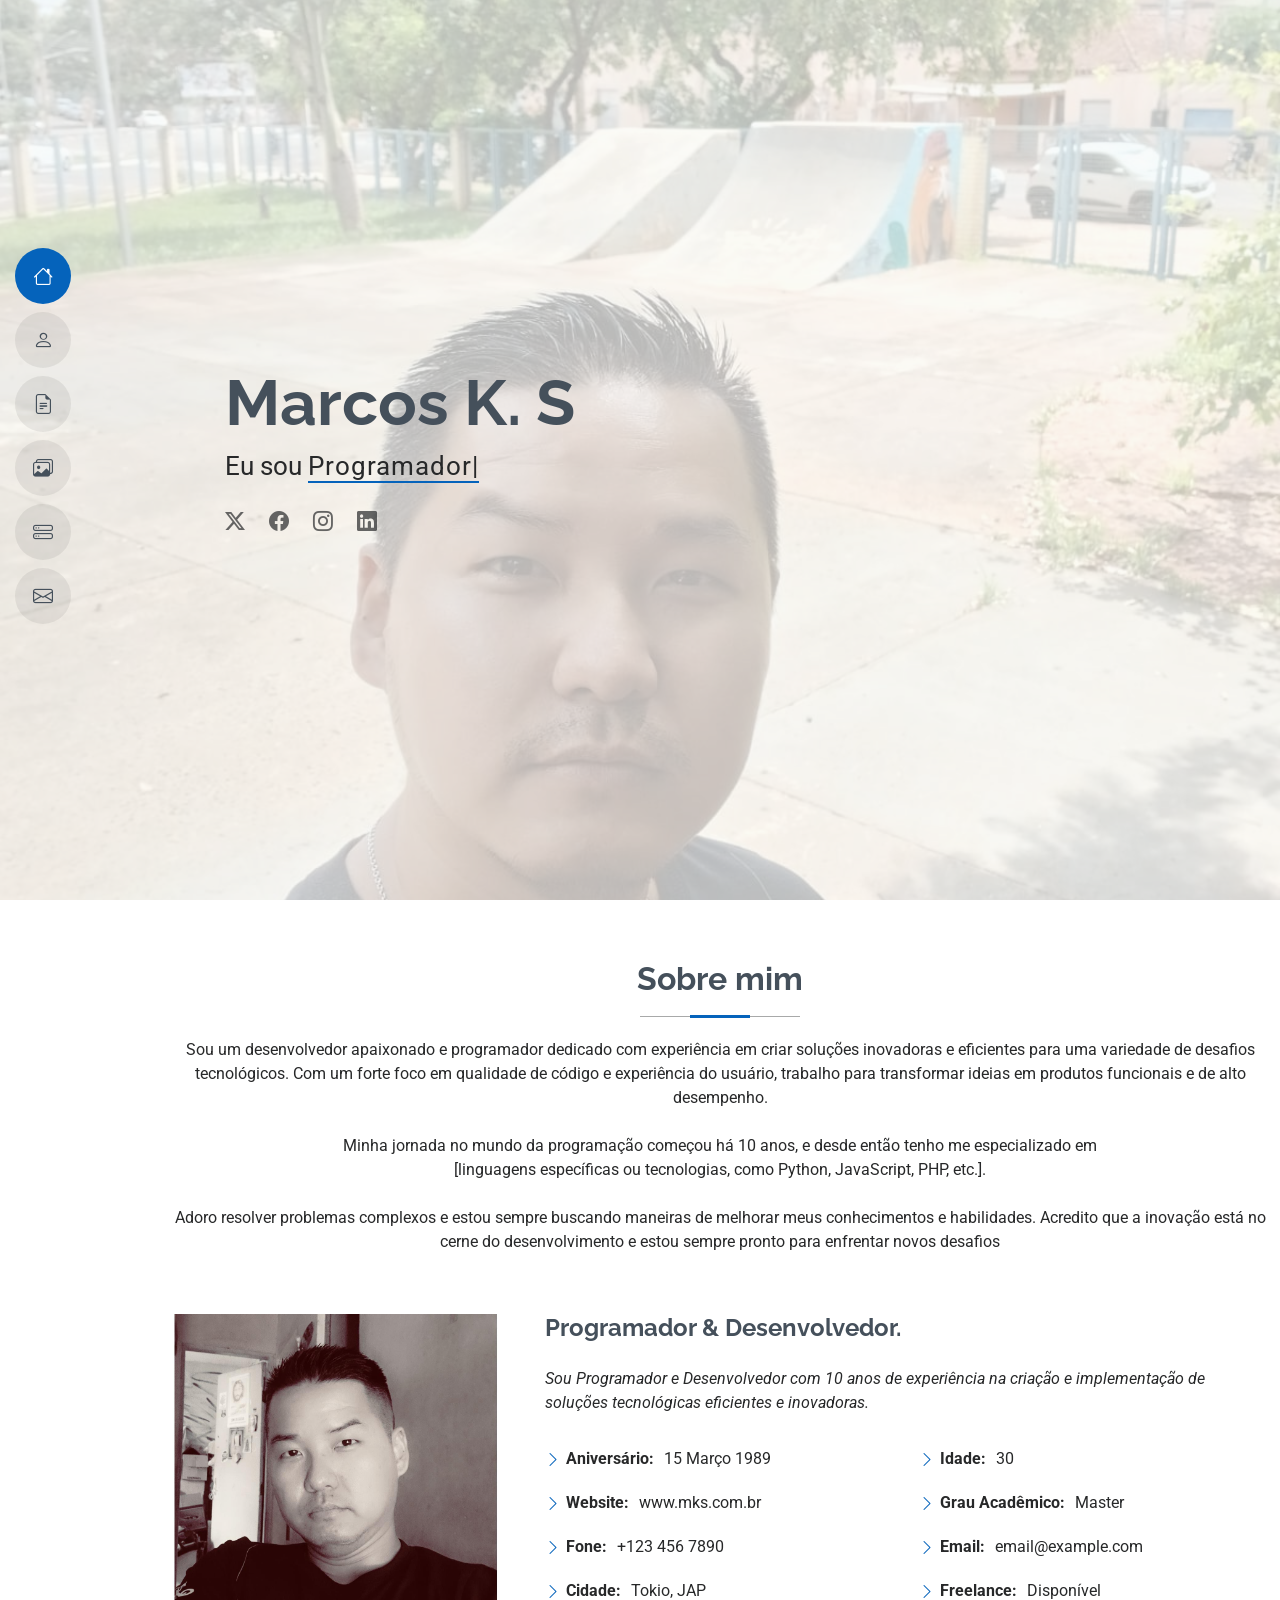
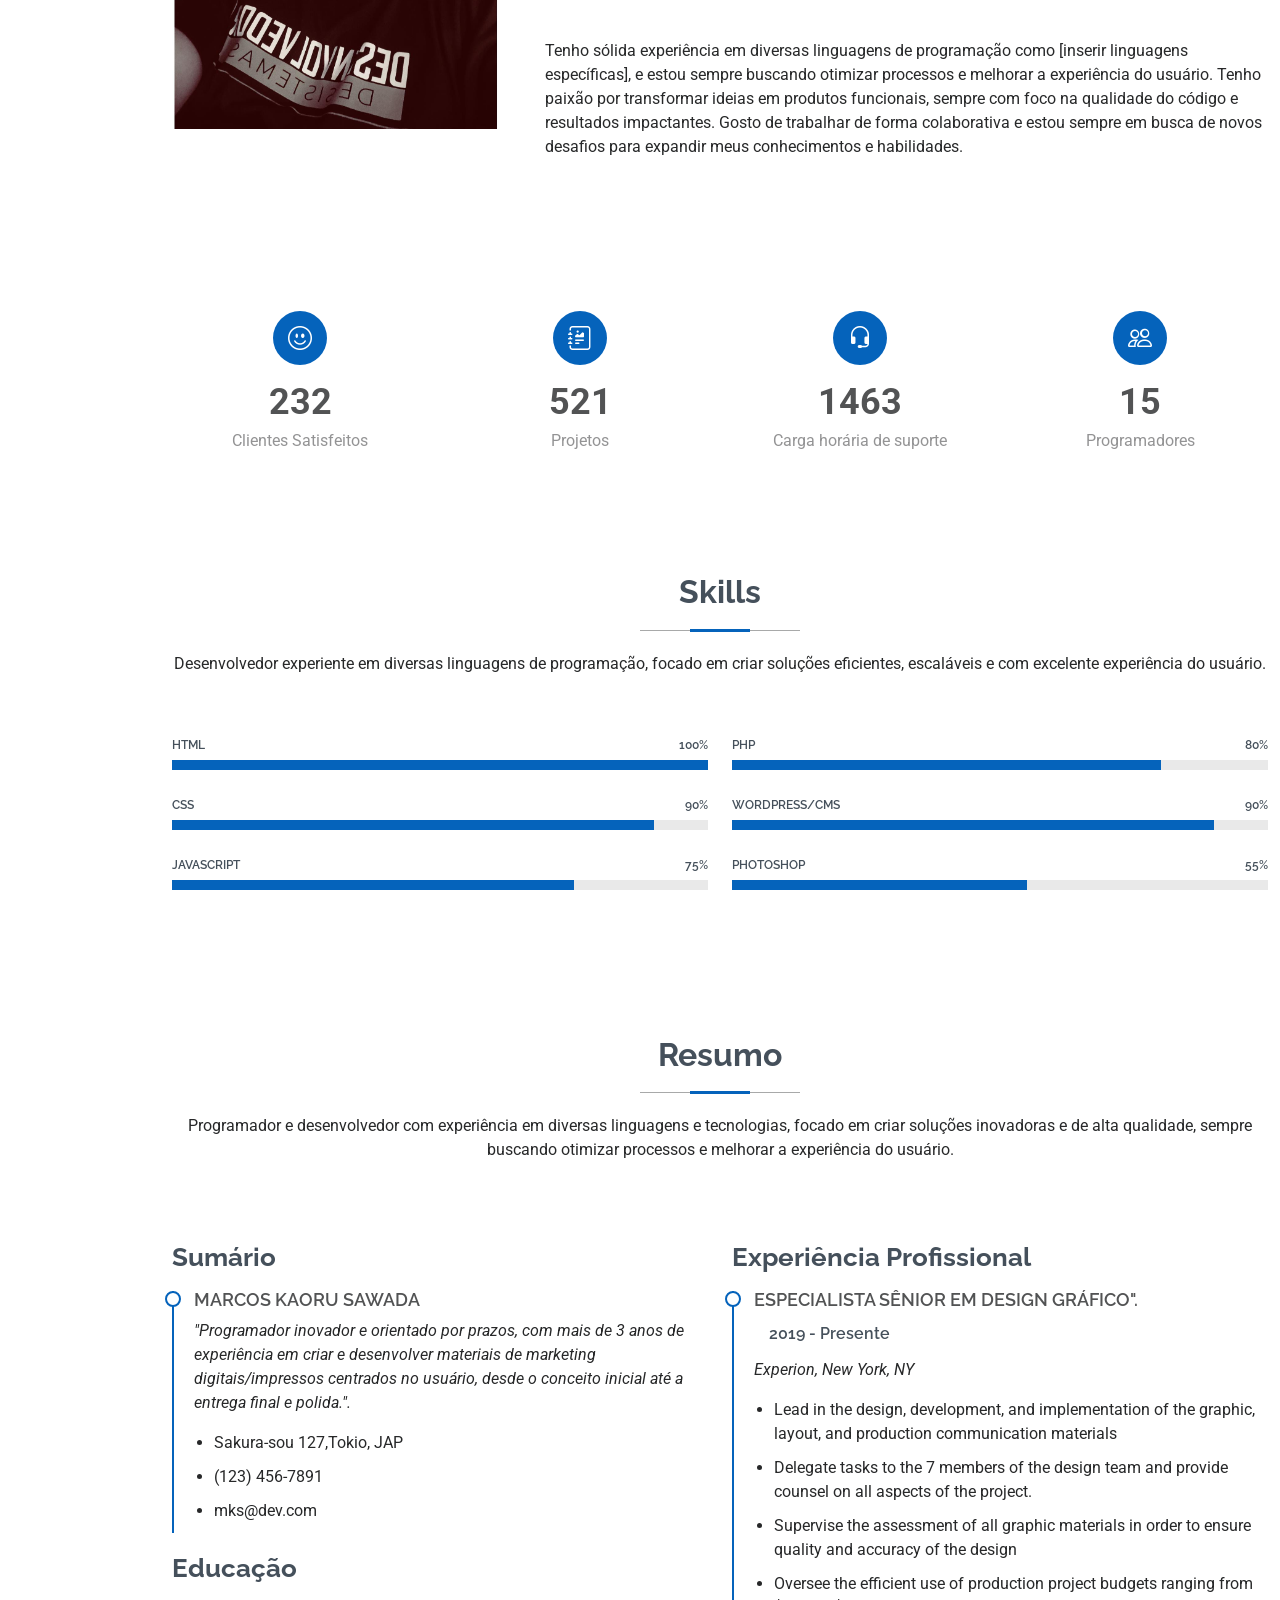
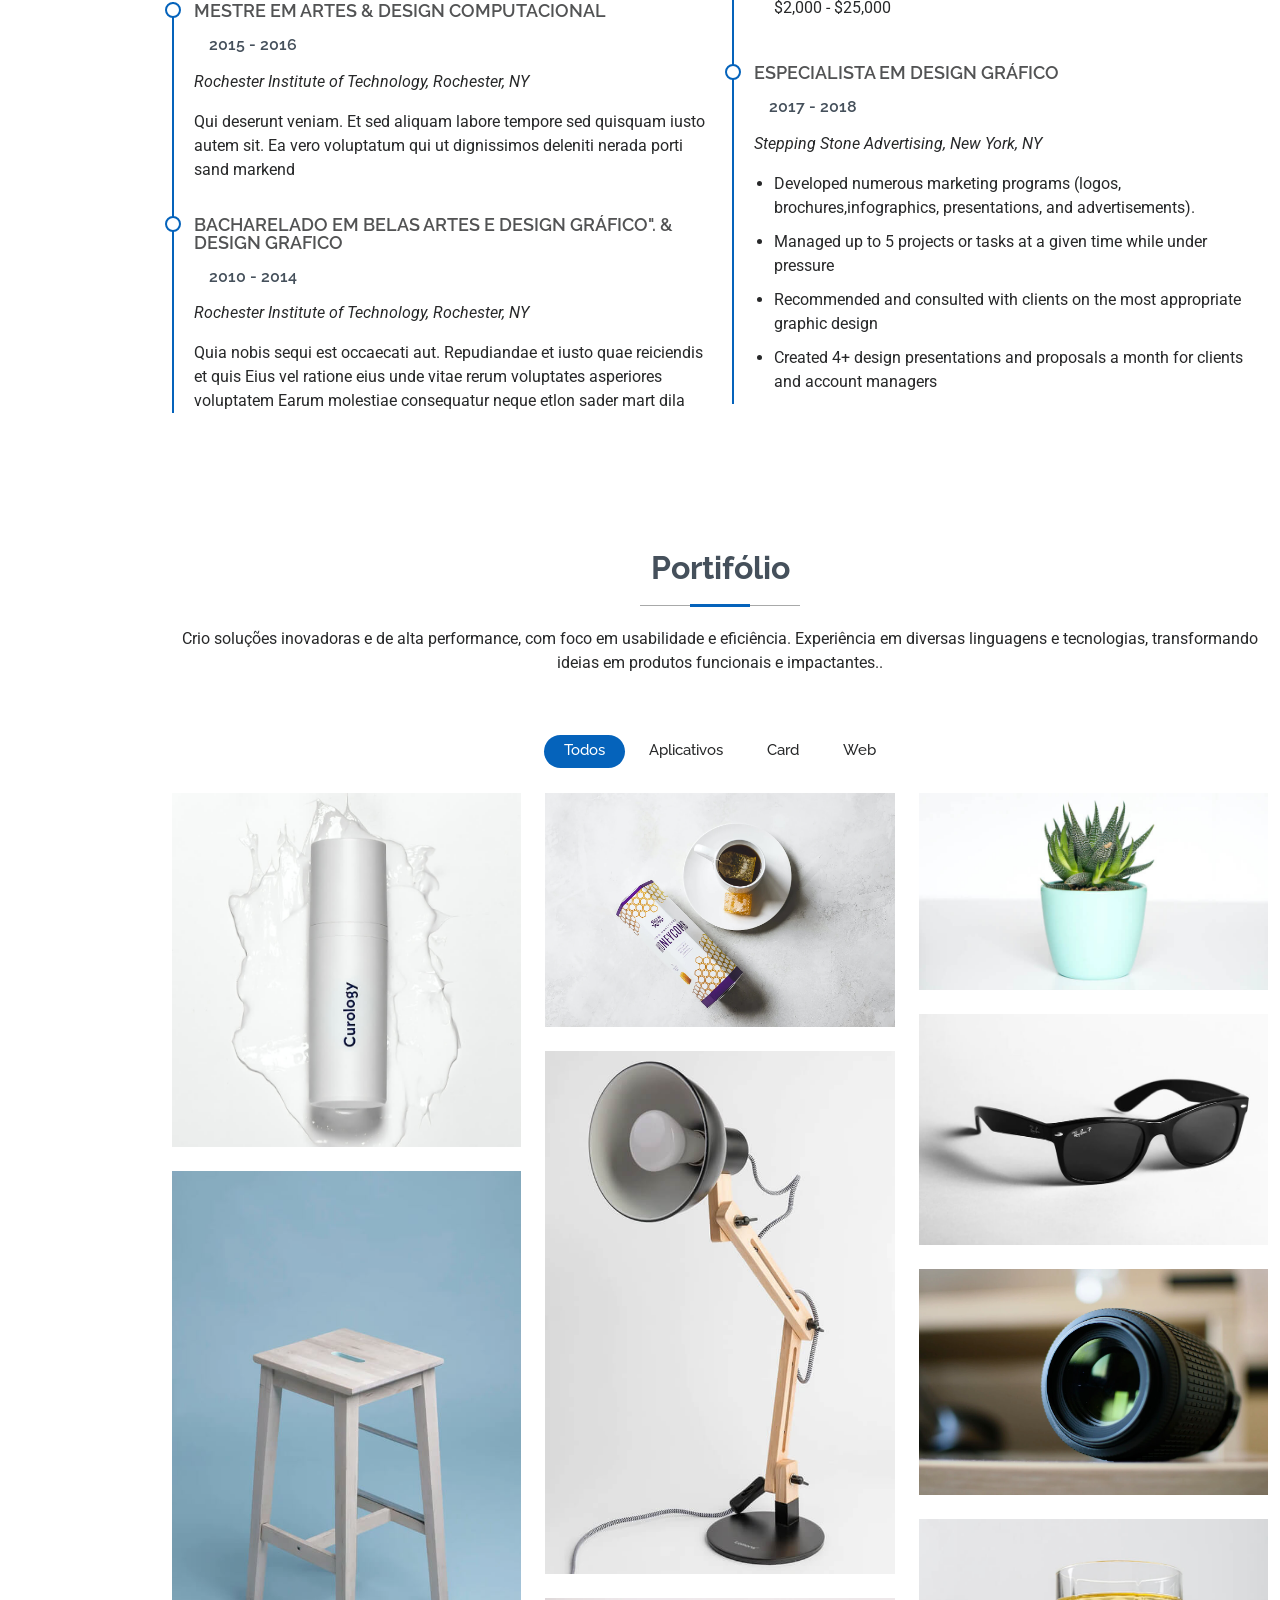
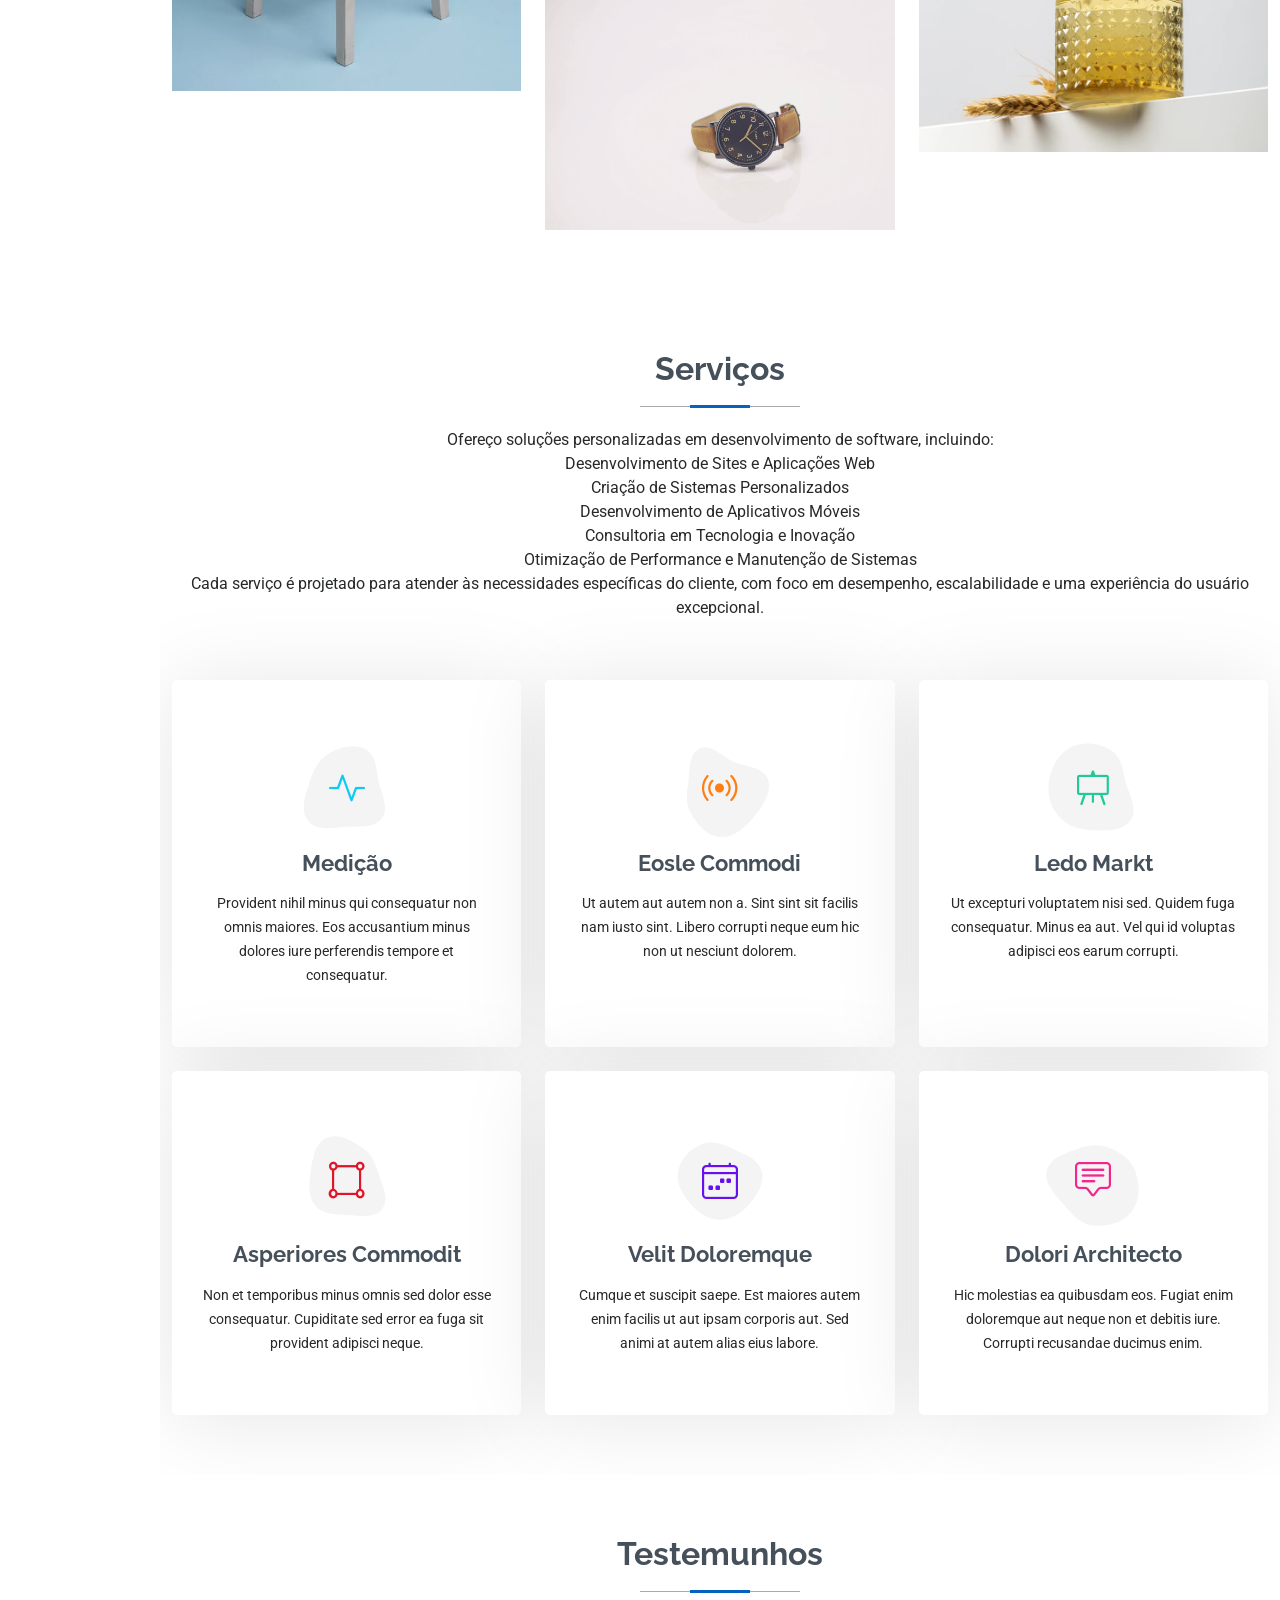
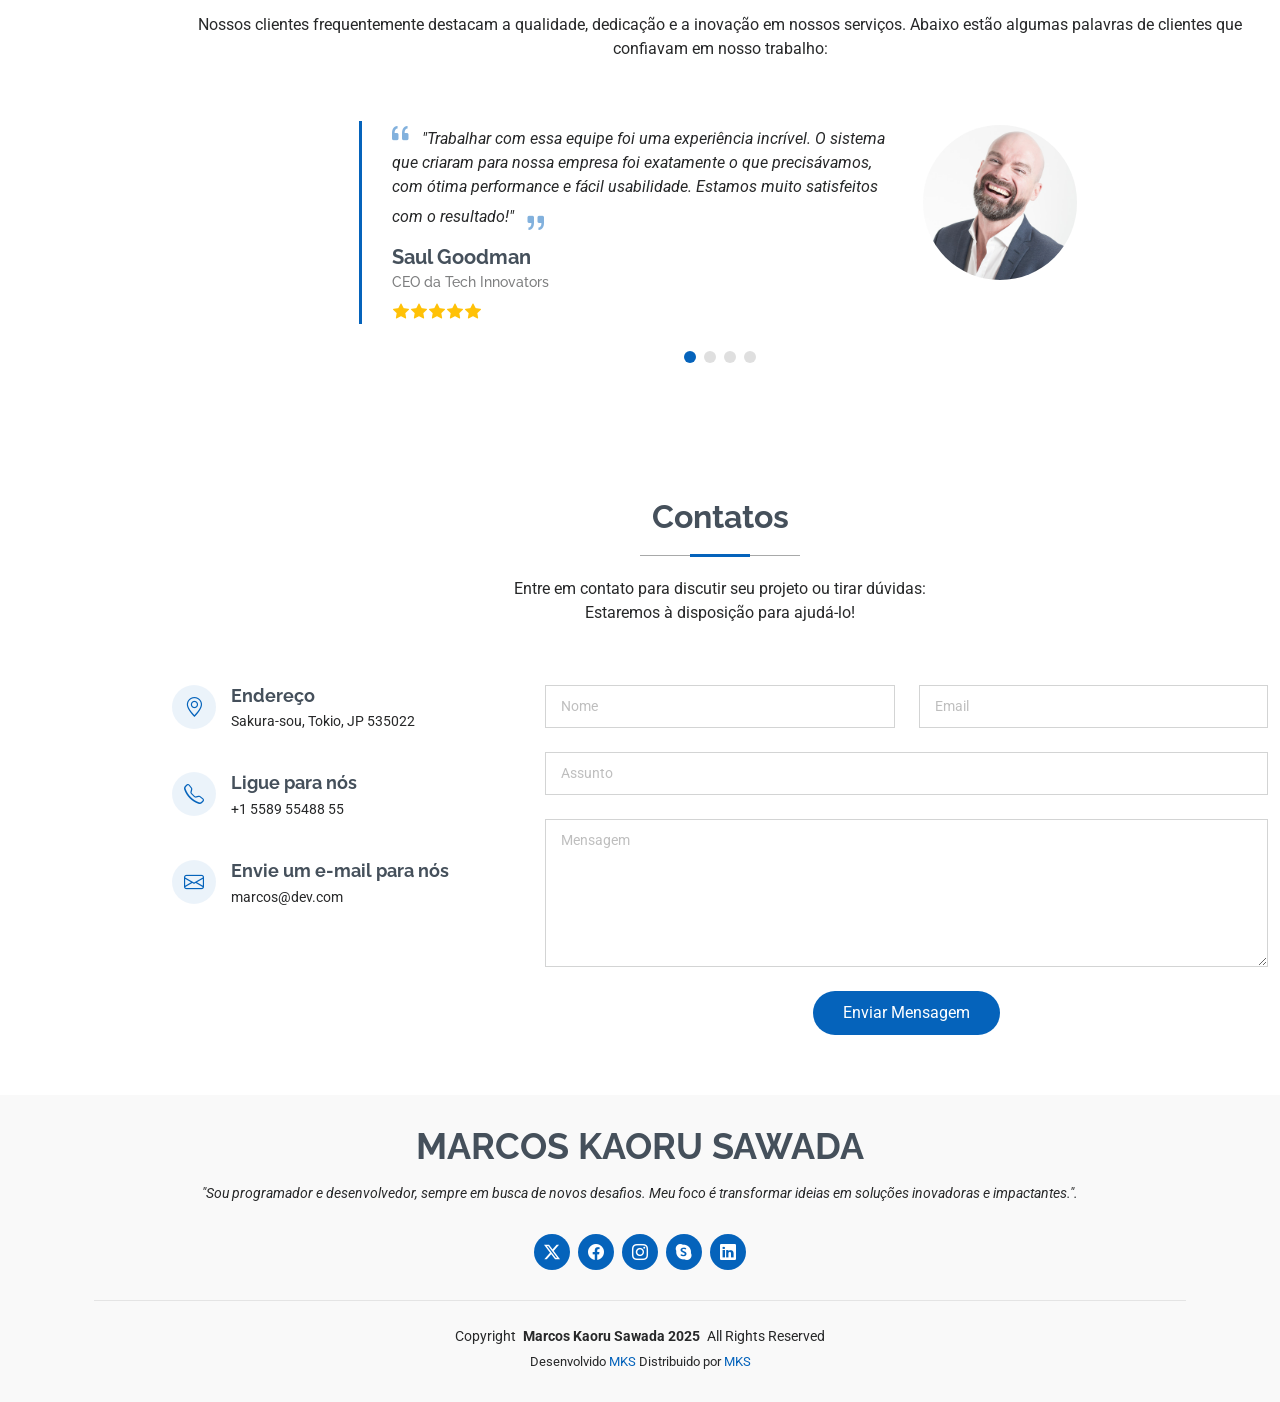
<file: index.html>
<!DOCTYPE html>
<html lang="pt-br">

<head>
  <meta charset="utf-8">
  <meta content="width=device-width, initial-scale=1.0" name="viewport">
  <title>Index - MyResume Bootstrap Template</title>
  <meta content="" name="description">
  <meta content="" name="keywords">

  <!-- Favicons -->
  <link href="assets/img/favicon.png" rel="icon">
  <link href="assets/img/apple-touch-icon.png" rel="apple-touch-icon">

  <!-- Fonts -->
  <link href="https://fonts.googleapis.com" rel="preconnect">
  <link href="https://fonts.gstatic.com" rel="preconnect" crossorigin>
  <link href="https://fonts.googleapis.com/css2?family=Roboto:ital,wght@0,100;0,300;0,400;0,500;0,700;0,900;1,100;1,300;1,400;1,500;1,700;1,900&family=Poppins:ital,wght@0,100;0,200;0,300;0,400;0,500;0,600;0,700;0,800;0,900;1,100;1,200;1,300;1,400;1,500;1,600;1,700;1,800;1,900&family=Raleway:ital,wght@0,100;0,200;0,300;0,400;0,500;0,600;0,700;0,800;0,900;1,100;1,200;1,300;1,400;1,500;1,600;1,700;1,800;1,900&display=swap" rel="stylesheet">

  <!-- Vendor CSS Files -->
  <link href="assets/vendor/bootstrap/css/bootstrap.min.css" rel="stylesheet">
  <link href="assets/vendor/bootstrap-icons/bootstrap-icons.css" rel="stylesheet">
  <link href="assets/vendor/aos/aos.css" rel="stylesheet">
  <link href="assets/vendor/glightbox/css/glightbox.min.css" rel="stylesheet">
  <link href="assets/vendor/swiper/swiper-bundle.min.css" rel="stylesheet">

  <!-- Main CSS File -->
  <link href="assets/css/main.css" rel="stylesheet">
  <link href="assets/css/form_modal.css" rel="stylesheet">

  <!-- =======================================================
  * Template Name: MyResume
  * Template URL: https://bootstrapmade.com/free-html-bootstrap-template-my-resume/
  * Updated: Jun 29 2024 with Bootstrap v5.3.3
  * Author: BootstrapMade.com
  * License: https://bootstrapmade.com/license/
  ======================================================== -->
</head>

<body class="index-page">

  <header id="header" class="header d-flex flex-column justify-content-center">

    <i class="header-toggle d-xl-none bi bi-list"></i>

    <nav id="navmenu" class="navmenu">
      <ul>
        <li><a href="#hero" class="active"><i class="bi bi-house navicon"></i><span>Inicio</span></a></li>
        <li><a href="#about"><i class="bi bi-person navicon"></i><span>Sobre</span></a></li>
        <li><a href="#resume"><i class="bi bi-file-earmark-text navicon"></i><span>Resumo</span></a></li>
        <li><a href="#portfolio"><i class="bi bi-images navicon"></i><span>Portifólio</span></a></li>
        <li><a href="#services"><i class="bi bi-hdd-stack navicon"></i><span>Serviços</span></a></li>
        <li><a href="#contact"><i class="bi bi-envelope navicon"></i><span>Contato</span></a></li>
      </ul>
    </nav>

  </header>

  <main class="main">

    <!-- Hero Section -->
    <section id="hero" class="hero section light-background">

      <!-- <img src="assets/img/hero-bg.jpg" alt=""> -->
      <img src="assets/img/6b2b930c-5bd4-4581-b3e0-b7bd6694814c.jfif" alt="">

      <div class="container" data-aos="zoom-out">
        <div class="row justify-content-center">
          <div class="col-lg-9">
            <h2>Marcos K. S</h2>
            <p>Eu sou <span class="typed" data-typed-items="Programador, Desenvolvedor, Engenheiro e Arquiteto de Software, Especialista em Inteligência Artificial">Designer</span><span class="typed-cursor typed-cursor--blink" aria-hidden="true"></span></p>
            <div class="social-links">
              <a href="#"><i class="bi bi-twitter-x"></i></a>
              <a href="#"><i class="bi bi-facebook"></i></a>
              <a href="#"><i class="bi bi-instagram"></i></a>
              <a href="#"><i class="bi bi-linkedin"></i></a>
            </div>
          </div>
        </div>
      </div>

    </section><!-- /Hero Section -->

    <!-- About Section -->
    <section id="about" class="about section">

      <!-- Section Title -->
      <div class="container section-title" data-aos="fade-up">
        <h2>Sobre mim</h2>
        <p>Sou um desenvolvedor apaixonado e programador dedicado com experiência em criar soluções inovadoras e eficientes para uma variedade de desafios tecnológicos. Com um forte foco em qualidade de código e experiência do usuário, trabalho para transformar ideias em produtos funcionais e de alto desempenho.

          <br><br>Minha jornada no mundo da programação começou há 10 anos, e desde então tenho me especializado em<br> [linguagens específicas ou tecnologias, como Python, JavaScript, PHP, etc.]. 
          <br><br>Adoro resolver problemas complexos e estou sempre buscando maneiras de melhorar meus conhecimentos e habilidades. Acredito que a inovação está no cerne do desenvolvimento e estou sempre pronto para enfrentar novos desafios</p>
      </div><!-- End Section Title -->

      <div class="container" data-aos="fade-up" data-aos-delay="100">

        <div class="row gy-4 justify-content-center">
          <div class="col-lg-4">
            <img src="assets/img/5bb7c355-c2b0-490b-9c5a-265a04ff4821.jfif" class="img-fluid" alt="">
          </div>
          <div class="col-lg-8 content">
            <h2>Programador &amp; Desenvolvedor.</h2>
            <p class="fst-italic py-3">
              Sou Programador e Desenvolvedor com 10 anos de experiência na criação e implementação de soluções tecnológicas eficientes e inovadoras.
            </p>
            <div class="row">
              <div class="col-lg-6">
                <ul>
                  <li><i class="bi bi-chevron-right"></i> <strong>Aniversário:</strong> <span>15 Março 1989</span></li>
                  <li><i class="bi bi-chevron-right"></i> <strong>Website:</strong> <span>www.mks.com.br</span></li>
                  <li><i class="bi bi-chevron-right"></i> <strong>Fone:</strong> <span>+123 456 7890</span></li>
                  <li><i class="bi bi-chevron-right"></i> <strong>Cidade:</strong> <span>Tokio, JAP</span></li>
                </ul>
              </div>
              <div class="col-lg-6">
                <ul>
                  <li><i class="bi bi-chevron-right"></i> <strong>Idade:</strong> <span>30</span></li>
                  <li><i class="bi bi-chevron-right"></i> <strong>Grau Acadêmico:</strong> <span>Master</span></li>
                  <li><i class="bi bi-chevron-right"></i> <strong>Email:</strong> <span>email@example.com</span></li>
                  <li><i class="bi bi-chevron-right"></i> <strong>Freelance:</strong> <span>Disponível</span></li>
                </ul>
              </div>
            </div>
            <p class="py-3">
              Tenho sólida experiência em diversas linguagens de programação como [inserir linguagens específicas], e estou sempre buscando otimizar processos e melhorar a experiência do usuário. Tenho paixão por transformar ideias em produtos funcionais, sempre com foco na qualidade do código e resultados impactantes. Gosto de trabalhar de forma colaborativa e estou sempre em busca de novos desafios para expandir meus conhecimentos e habilidades.
            </p>
          </div>
        </div>

      </div>

    </section><!-- /About Section -->

    <!-- Stats Section -->
    <section id="stats" class="stats section">

      <div class="container" data-aos="fade-up" data-aos-delay="100">

        <div class="row gy-4">

          <div class="col-lg-3 col-md-6 d-flex flex-column align-items-center">
            <i class="bi bi-emoji-smile"></i>
            <div class="stats-item">
              <span data-purecounter-start="0" data-purecounter-end="232" data-purecounter-duration="1" class="purecounter"></span>
              <p>Clientes Satisfeitos</p>
            </div>
          </div><!-- End Stats Item -->

          <div class="col-lg-3 col-md-6 d-flex flex-column align-items-center">
            <i class="bi bi-journal-richtext"></i>
            <div class="stats-item">
              <span data-purecounter-start="0" data-purecounter-end="521" data-purecounter-duration="1" class="purecounter"></span>
              <p>Projetos</p>
            </div>
          </div><!-- End Stats Item -->

          <div class="col-lg-3 col-md-6 d-flex flex-column align-items-center">
            <i class="bi bi-headset"></i>
            <div class="stats-item">
              <span data-purecounter-start="0" data-purecounter-end="1463" data-purecounter-duration="1" class="purecounter"></span>
              <p>Carga horária de suporte</p>
            </div>
          </div><!-- End Stats Item -->

          <div class="col-lg-3 col-md-6 d-flex flex-column align-items-center">
            <i class="bi bi-people"></i>
            <div class="stats-item">
              <span data-purecounter-start="0" data-purecounter-end="15" data-purecounter-duration="1" class="purecounter"></span>
              <p>Programadores</p>
            </div>
          </div><!-- End Stats Item -->

        </div>

      </div>

    </section><!-- /Stats Section -->

    <!-- Skills Section -->
    <section id="skills" class="skills section">

      <!-- Section Title -->
      <div class="container section-title" data-aos="fade-up">
        <h2>Skills</h2>
        <p>Desenvolvedor experiente em diversas linguagens de programação, focado em criar soluções eficientes, escaláveis e com excelente experiência do usuário.</p>
      </div><!-- End Section Title -->

      <div class="container" data-aos="fade-up" data-aos-delay="100">

        <div class="row skills-content skills-animation">

          <div class="col-lg-6">

            <div class="progress">
              <span class="skill"><span>HTML</span> <i class="val">100%</i></span>
              <div class="progress-bar-wrap">
                <div class="progress-bar" role="progressbar" aria-valuenow="100" aria-valuemin="0" aria-valuemax="100"></div>
              </div>
            </div><!-- End Skills Item -->

            <div class="progress">
              <span class="skill"><span>CSS</span> <i class="val">90%</i></span>
              <div class="progress-bar-wrap">
                <div class="progress-bar" role="progressbar" aria-valuenow="90" aria-valuemin="0" aria-valuemax="100"></div>
              </div>
            </div><!-- End Skills Item -->

            <div class="progress">
              <span class="skill"><span>JavaScript</span> <i class="val">75%</i></span>
              <div class="progress-bar-wrap">
                <div class="progress-bar" role="progressbar" aria-valuenow="75" aria-valuemin="0" aria-valuemax="100"></div>
              </div>
            </div><!-- End Skills Item -->

          </div>

          <div class="col-lg-6">

            <div class="progress">
              <span class="skill"><span>PHP</span> <i class="val">80%</i></span>
              <div class="progress-bar-wrap">
                <div class="progress-bar" role="progressbar" aria-valuenow="80" aria-valuemin="0" aria-valuemax="100"></div>
              </div>
            </div><!-- End Skills Item -->

            <div class="progress">
              <span class="skill"><span>WordPress/CMS</span> <i class="val">90%</i></span>
              <div class="progress-bar-wrap">
                <div class="progress-bar" role="progressbar" aria-valuenow="90" aria-valuemin="0" aria-valuemax="100"></div>
              </div>
            </div><!-- End Skills Item -->

            <div class="progress">
              <span class="skill"><span>Photoshop</span> <i class="val">55%</i></span>
              <div class="progress-bar-wrap">
                <div class="progress-bar" role="progressbar" aria-valuenow="55" aria-valuemin="0" aria-valuemax="100"></div>
              </div>
            </div><!-- End Skills Item -->

          </div>

        </div>

      </div>

    </section><!-- /Skills Section -->

    <!-- Resume Section -->
    <section id="resume" class="resume section">

      <!-- Section Title -->
      <div class="container section-title" data-aos="fade-up">
        <h2>Resumo</h2>
        <p>Programador e desenvolvedor com experiência em diversas linguagens e tecnologias, focado em criar soluções inovadoras e de alta qualidade, sempre buscando otimizar processos e melhorar a experiência do usuário.</p>
      </div><!-- End Section Title -->

      <div class="container">

        <div class="row">

          <div class="col-lg-6" data-aos="fade-up" data-aos-delay="100">
            <h3 class="resume-title">Sumário</h3>

            <div class="resume-item pb-0">
              <h4>Marcos Kaoru Sawada</h4>
              <p><em>"Programador inovador e orientado por prazos, com mais de 3 anos de experiência em criar e desenvolver materiais de marketing digitais/impressos centrados no usuário, desde o conceito inicial até a entrega final e polida.".</em></p>
              <ul>
                <li>Sakura-sou 127,Tokio, JAP</li>
                <li>(123) 456-7891</li>
                <li>mks@dev.com</li>
              </ul>
            </div><!-- Edn Resume Item -->

            <h3 class="resume-title">Educação</h3>
            <div class="resume-item">
              <h4>Mestre em Artes &amp; Design Computacional</h4>
              <h5>2015 - 2016</h5>
              <p><em>Rochester Institute of Technology, Rochester, NY</em></p>
              <p>Qui deserunt veniam. Et sed aliquam labore tempore sed quisquam iusto autem sit. Ea vero voluptatum qui ut dignissimos deleniti nerada porti sand markend</p>
            </div><!-- Edn Resume Item -->

            <div class="resume-item">
              <h4>Bacharelado em Belas Artes e Design Gráfico". &amp; Design Grafico</h4>
              <h5>2010 - 2014</h5>
              <p><em>Rochester Institute of Technology, Rochester, NY</em></p>
              <p>Quia nobis sequi est occaecati aut. Repudiandae et iusto quae reiciendis et quis Eius vel ratione eius unde vitae rerum voluptates asperiores voluptatem Earum molestiae consequatur neque etlon sader mart dila</p>
            </div><!-- Edn Resume Item -->

          </div>

          <div class="col-lg-6" data-aos="fade-up" data-aos-delay="200">
            <h3 class="resume-title">Experiência Profissional</h3>
            <div class="resume-item">
              <h4>Especialista Sênior em Design Gráfico".</h4>
              <h5>2019 - Presente</h5>
              <p><em>Experion, New York, NY </em></p>
              <ul>
                <li>Lead in the design, development, and implementation of the graphic, layout, and production communication materials</li>
                <li>Delegate tasks to the 7 members of the design team and provide counsel on all aspects of the project. </li>
                <li>Supervise the assessment of all graphic materials in order to ensure quality and accuracy of the design</li>
                <li>Oversee the efficient use of production project budgets ranging from $2,000 - $25,000</li>
              </ul>
            </div><!-- Edn Resume Item -->

            <div class="resume-item">
              <h4>Especialista em Design Gráfico</h4>
              <h5>2017 - 2018</h5>
              <p><em>Stepping Stone Advertising, New York, NY</em></p>
              <ul>
                <li>Developed numerous marketing programs (logos, brochures,infographics, presentations, and advertisements).</li>
                <li>Managed up to 5 projects or tasks at a given time while under pressure</li>
                <li>Recommended and consulted with clients on the most appropriate graphic design</li>
                <li>Created 4+ design presentations and proposals a month for clients and account managers</li>
              </ul>
            </div><!-- Edn Resume Item -->

          </div>

        </div>

      </div>

    </section><!-- /Resume Section -->

    <!-- Portfolio Section -->
    <section id="portfolio" class="portfolio section">

      <!-- Section Title -->
      <div class="container section-title" data-aos="fade-up">
        <h2>Portifólio</h2>
        <p>Crio soluções inovadoras e de alta performance, com foco em usabilidade e eficiência. Experiência em diversas linguagens e tecnologias, transformando ideias em produtos funcionais e impactantes..</p>
      </div><!-- End Section Title -->

      <div class="container">

        <div class="isotope-layout" data-default-filter="*" data-layout="masonry" data-sort="original-order">

          <ul class="portfolio-filters isotope-filters" data-aos="fade-up" data-aos-delay="100">
            <li data-filter="*" class="filter-active">Todos</li>
            <li data-filter=".filter-app">Aplicativos</li>
            <li data-filter=".filter-product">Card</li>
            <li data-filter=".filter-branding">Web</li>
          </ul><!-- End Portfolio Filters -->

          <div class="row gy-4 isotope-container" data-aos="fade-up" data-aos-delay="200">

            <div class="col-lg-4 col-md-6 portfolio-item isotope-item filter-app">
              <img src="assets/img/masonry-portfolio/masonry-portfolio-1.jpg" class="img-fluid" alt="">
              <div class="portfolio-info">
                <h4>App 1</h4>
                <p>Lorem ipsum, dolor sit</p>
                <a href="assets/img/masonry-portfolio/masonry-portfolio-1.jpg" title="App 1" data-gallery="portfolio-gallery-app" class="glightbox preview-link"><i class="bi bi-zoom-in"></i></a>
                <a href="portfolio-details.html" title="More Details" class="details-link"><i class="bi bi-link-45deg"></i></a>
              </div>
            </div><!-- End Portfolio Item -->

            <div class="col-lg-4 col-md-6 portfolio-item isotope-item filter-product">
              <img src="assets/img/masonry-portfolio/masonry-portfolio-2.jpg" class="img-fluid" alt="">
              <div class="portfolio-info">
                <h4>Product 1</h4>
                <p>Lorem ipsum, dolor sit</p>
                <a href="assets/img/masonry-portfolio/masonry-portfolio-2.jpg" title="Product 1" data-gallery="portfolio-gallery-product" class="glightbox preview-link"><i class="bi bi-zoom-in"></i></a>
                <a href="portfolio-details.html" title="More Details" class="details-link"><i class="bi bi-link-45deg"></i></a>
              </div>
            </div><!-- End Portfolio Item -->

            <div class="col-lg-4 col-md-6 portfolio-item isotope-item filter-branding">
              <img src="assets/img/masonry-portfolio/masonry-portfolio-3.jpg" class="img-fluid" alt="">
              <div class="portfolio-info">
                <h4>Branding 1</h4>
                <p>Lorem ipsum, dolor sit</p>
                <a href="assets/img/masonry-portfolio/masonry-portfolio-3.jpg" title="Branding 1" data-gallery="portfolio-gallery-branding" class="glightbox preview-link"><i class="bi bi-zoom-in"></i></a>
                <a href="portfolio-details.html" title="More Details" class="details-link"><i class="bi bi-link-45deg"></i></a>
              </div>
            </div><!-- End Portfolio Item -->

            <div class="col-lg-4 col-md-6 portfolio-item isotope-item filter-app">
              <img src="assets/img/masonry-portfolio/masonry-portfolio-4.jpg" class="img-fluid" alt="">
              <div class="portfolio-info">
                <h4>App 2</h4>
                <p>Lorem ipsum, dolor sit</p>
                <a href="assets/img/masonry-portfolio/masonry-portfolio-4.jpg" title="App 2" data-gallery="portfolio-gallery-app" class="glightbox preview-link"><i class="bi bi-zoom-in"></i></a>
                <a href="portfolio-details.html" title="More Details" class="details-link"><i class="bi bi-link-45deg"></i></a>
              </div>
            </div><!-- End Portfolio Item -->

            <div class="col-lg-4 col-md-6 portfolio-item isotope-item filter-product">
              <img src="assets/img/masonry-portfolio/masonry-portfolio-5.jpg" class="img-fluid" alt="">
              <div class="portfolio-info">
                <h4>Product 2</h4>
                <p>Lorem ipsum, dolor sit</p>
                <a href="assets/img/masonry-portfolio/masonry-portfolio-5.jpg" title="Product 2" data-gallery="portfolio-gallery-product" class="glightbox preview-link"><i class="bi bi-zoom-in"></i></a>
                <a href="portfolio-details.html" title="More Details" class="details-link"><i class="bi bi-link-45deg"></i></a>
              </div>
            </div><!-- End Portfolio Item -->

            <div class="col-lg-4 col-md-6 portfolio-item isotope-item filter-branding">
              <img src="assets/img/masonry-portfolio/masonry-portfolio-6.jpg" class="img-fluid" alt="">
              <div class="portfolio-info">
                <h4>Branding 2</h4>
                <p>Lorem ipsum, dolor sit</p>
                <a href="assets/img/masonry-portfolio/masonry-portfolio-6.jpg" title="Branding 2" data-gallery="portfolio-gallery-branding" class="glightbox preview-link"><i class="bi bi-zoom-in"></i></a>
                <a href="portfolio-details.html" title="More Details" class="details-link"><i class="bi bi-link-45deg"></i></a>
              </div>
            </div><!-- End Portfolio Item -->

            <div class="col-lg-4 col-md-6 portfolio-item isotope-item filter-app">
              <img src="assets/img/masonry-portfolio/masonry-portfolio-7.jpg" class="img-fluid" alt="">
              <div class="portfolio-info">
                <h4>App 3</h4>
                <p>Lorem ipsum, dolor sit</p>
                <a href="assets/img/masonry-portfolio/masonry-portfolio-7.jpg" title="App 3" data-gallery="portfolio-gallery-app" class="glightbox preview-link"><i class="bi bi-zoom-in"></i></a>
                <a href="portfolio-details.html" title="More Details" class="details-link"><i class="bi bi-link-45deg"></i></a>
              </div>
            </div><!-- End Portfolio Item -->

            <div class="col-lg-4 col-md-6 portfolio-item isotope-item filter-product">
              <img src="assets/img/masonry-portfolio/masonry-portfolio-8.jpg" class="img-fluid" alt="">
              <div class="portfolio-info">
                <h4>Product 3</h4>
                <p>Lorem ipsum, dolor sit</p>
                <a href="assets/img/masonry-portfolio/masonry-portfolio-8.jpg" title="Product 3" data-gallery="portfolio-gallery-product" class="glightbox preview-link"><i class="bi bi-zoom-in"></i></a>
                <a href="portfolio-details.html" title="More Details" class="details-link"><i class="bi bi-link-45deg"></i></a>
              </div>
            </div><!-- End Portfolio Item -->

            <div class="col-lg-4 col-md-6 portfolio-item isotope-item filter-branding">
              <img src="assets/img/masonry-portfolio/masonry-portfolio-9.jpg" class="img-fluid" alt="">
              <div class="portfolio-info">
                <h4>Branding 3</h4>
                <p>Lorem ipsum, dolor sit</p>
                <a href="assets/img/masonry-portfolio/masonry-portfolio-9.jpg" title="Branding 2" data-gallery="portfolio-gallery-branding" class="glightbox preview-link"><i class="bi bi-zoom-in"></i></a>
                <a href="portfolio-details.html" title="More Details" class="details-link"><i class="bi bi-link-45deg"></i></a>
              </div>
            </div><!-- End Portfolio Item -->

          </div><!-- End Portfolio Container -->

        </div>

      </div>

    </section><!-- /Portfolio Section -->

    <!-- Services Section -->
    <section id="services" class="services section">

      <!-- Section Title -->
      <div class="container section-title" data-aos="fade-up">
        <h2>Serviços</h2>
        <p>Ofereço soluções personalizadas em desenvolvimento de software, incluindo:

          <br>Desenvolvimento de Sites e Aplicações Web
          
          <br>Criação de Sistemas Personalizados
          
          <br>Desenvolvimento de Aplicativos Móveis
          
          <br>Consultoria em Tecnologia e Inovação
          
          <br>Otimização de Performance e Manutenção de Sistemas
          
          <br>Cada serviço é projetado para atender às necessidades específicas do cliente, com foco em desempenho, escalabilidade e uma experiência do usuário excepcional.</p>
      </div><!-- End Section Title -->

      <div class="container">

        <div class="row gy-4">

          <div class="col-lg-4 col-md-6" data-aos="fade-up" data-aos-delay="100">
            <div class="service-item item-cyan position-relative">
              <div class="icon">
                <svg width="100" height="100" viewBox="0 0 600 600" xmlns="http://www.w3.org/2000/svg">
                  <path stroke="none" stroke-width="0" fill="#f5f5f5" d="M300,521.0016835830174C376.1290562159157,517.8887921683347,466.0731472004068,529.7835943286574,510.70327084640275,468.03025145048787C554.3714126377745,407.6079735673963,508.03601936045806,328.9844924480964,491.2728898941984,256.3432110539036C474.5976632858925,184.082847569629,479.9380746630129,96.60480741107993,416.23090153303,58.64404602377083C348.86323505073057,18.502131276798302,261.93793281208167,40.57373210992963,193.5410806939664,78.93577620505333C130.42746243093433,114.334589627462,98.30271207620316,179.96522072025542,76.75703585869454,249.04625023123273C51.97151888228291,328.5150500222984,13.704378332031375,421.85034740162234,66.52175969318436,486.19268352777647C119.04800174914682,550.1803526380478,217.28368757567262,524.383925680826,300,521.0016835830174"></path>
                </svg>
                <i class="bi bi-activity"></i>
              </div>
              <a href="#" class="stretched-link">
                <h3>Medição</h3>
              </a>
              <p>Provident nihil minus qui consequatur non omnis maiores. Eos accusantium minus dolores iure perferendis tempore et consequatur.</p>
            </div>
          </div><!-- End Service Item -->

          <div class="col-lg-4 col-md-6" data-aos="fade-up" data-aos-delay="200">
            <div class="service-item item-orange position-relative">
              <div class="icon">
                <svg width="100" height="100" viewBox="0 0 600 600" xmlns="http://www.w3.org/2000/svg">
                  <path stroke="none" stroke-width="0" fill="#f5f5f5" d="M300,582.0697525312426C382.5290701553225,586.8405444964366,449.9789794690241,525.3245884688669,502.5850820975895,461.55621195738473C556.606425686781,396.0723002908107,615.8543463187945,314.28637112970534,586.6730223649479,234.56875336149918C558.9533121215079,158.8439757836574,454.9685369536778,164.00468322053177,381.49747125262974,130.76875717737553C312.15926192815925,99.40240125094834,248.97055460311594,18.661163978235184,179.8680185752513,50.54337015887873C110.5421016452524,82.52863877960104,119.82277516462835,180.83849132639028,109.12597500060166,256.43424936330496C100.08760227029461,320.3096726198365,92.17705696193138,384.0621239912766,124.79988738764834,439.7174275375508C164.83382741302287,508.01625554203684,220.96474134820875,577.5009287672846,300,582.0697525312426"></path>
                </svg>
                <i class="bi bi-broadcast"></i>
              </div>
              <a href="#" class="stretched-link">
                <h3>Eosle Commodi</h3>
              </a>
              <p>Ut autem aut autem non a. Sint sint sit facilis nam iusto sint. Libero corrupti neque eum hic non ut nesciunt dolorem.</p>
            </div>
          </div><!-- End Service Item -->

          <div class="col-lg-4 col-md-6" data-aos="fade-up" data-aos-delay="300">
            <div class="service-item item-teal position-relative">
              <div class="icon">
                <svg width="100" height="100" viewBox="0 0 600 600" xmlns="http://www.w3.org/2000/svg">
                  <path stroke="none" stroke-width="0" fill="#f5f5f5" d="M300,541.5067337569781C382.14930387511276,545.0595476570109,479.8736841581634,548.3450877840088,526.4010558755058,480.5488172755941C571.5218469581645,414.80211281144784,517.5187510058486,332.0715597781072,496.52539010469104,255.14436215662573C477.37192572678356,184.95920475031193,473.57363656557914,105.61284051026155,413.0603344069578,65.22779650032875C343.27470386102294,18.654635553484475,251.2091493199835,5.337323636656869,175.0934190732945,40.62881213300186C97.87086631185822,76.43348514350839,51.98124368387456,156.15599469081315,36.44837278890362,239.84606092416172C21.716077023791087,319.22268207091537,43.775223500013084,401.1760424656574,96.891909868211,461.97329694683043C147.22146801428983,519.5804099606455,223.5754009179313,538.201503339737,300,541.5067337569781"></path>
                </svg>
                <i class="bi bi-easel"></i>
              </div>
              <a href="#" class="stretched-link">
                <h3>Ledo Markt</h3>
              </a>
              <p>Ut excepturi voluptatem nisi sed. Quidem fuga consequatur. Minus ea aut. Vel qui id voluptas adipisci eos earum corrupti.</p>
            </div>
          </div><!-- End Service Item -->

          <div class="col-lg-4 col-md-6" data-aos="fade-up" data-aos-delay="400">
            <div class="service-item item-red position-relative">
              <div class="icon">
                <svg width="100" height="100" viewBox="0 0 600 600" xmlns="http://www.w3.org/2000/svg">
                  <path stroke="none" stroke-width="0" fill="#f5f5f5" d="M300,503.46388370962813C374.79870501325706,506.71871716319447,464.8034551963731,527.1746412648533,510.4981551193396,467.86667711651364C555.9287308511215,408.9015244558933,512.6030010748507,327.5744911775523,490.211057578863,256.5855673507754C471.097692560561,195.9906835881958,447.69079081568157,138.11976852964426,395.19560036434837,102.3242989838813C329.3053358748298,57.3949838291264,248.02791733380457,8.279543830951368,175.87071277845988,42.242879143198664C103.41431057327972,76.34704239035025,93.79494320519305,170.9812938413882,81.28167332365135,250.07896920659033C70.17666984294237,320.27484674793965,64.84698225790005,396.69656628748305,111.28512138212992,450.4950937839243C156.20124167950087,502.5303643271138,231.32542653798444,500.4755392045468,300,503.46388370962813"></path>
                </svg>
                <i class="bi bi-bounding-box-circles"></i>
              </div>
              <a href="#" class="stretched-link">
                <h3>Asperiores Commodit</h3>
              </a>
              <p>Non et temporibus minus omnis sed dolor esse consequatur. Cupiditate sed error ea fuga sit provident adipisci neque.</p>
              <a href="#" class="stretched-link"></a>
            </div>
          </div><!-- End Service Item -->

          <div class="col-lg-4 col-md-6" data-aos="fade-up" data-aos-delay="500">
            <div class="service-item item-indigo position-relative">
              <div class="icon">
                <svg width="100" height="100" viewBox="0 0 600 600" xmlns="http://www.w3.org/2000/svg">
                  <path stroke="none" stroke-width="0" fill="#f5f5f5" d="M300,532.3542879108572C369.38199826031484,532.3153073249985,429.10787420159085,491.63046689027357,474.5244479745417,439.17860296908856C522.8885846962883,383.3225815378663,569.1668002868075,314.3205725914397,550.7432151929288,242.7694973846089C532.6665558377875,172.5657663291529,456.2379748765914,142.6223662098291,390.3689995646985,112.34683881706744C326.66090330228417,83.06452184765237,258.84405631176094,53.51806209861945,193.32584062364296,78.48882559362697C121.61183558270385,105.82097193414197,62.805066853699245,167.19869350419734,48.57481801355237,242.6138429142374C34.843463184063346,315.3850353017275,76.69343916112496,383.4422959591041,125.22947124332185,439.3748458443577C170.7312796277747,491.8107796887764,230.57421082200815,532.3932930995766,300,532.3542879108572"></path>
                </svg>
                <i class="bi bi-calendar4-week icon"></i>
              </div>
              <a href="#" class="stretched-link">
                <h3>Velit Doloremque</h3>
              </a>
              <p>Cumque et suscipit saepe. Est maiores autem enim facilis ut aut ipsam corporis aut. Sed animi at autem alias eius labore.</p>
              <a href="#" class="stretched-link"></a>
            </div>
          </div><!-- End Service Item -->

          <div class="col-lg-4 col-md-6" data-aos="fade-up" data-aos-delay="600">
            <div class="service-item item-pink position-relative">
              <div class="icon">
                <svg width="100" height="100" viewBox="0 0 600 600" xmlns="http://www.w3.org/2000/svg">
                  <path stroke="none" stroke-width="0" fill="#f5f5f5" d="M300,566.797414625762C385.7384707136149,576.1784315230908,478.7894351017131,552.8928747891023,531.9192734346935,484.94944893311C584.6109503024035,417.5663521118492,582.489472248146,322.67544863468447,553.9536738515405,242.03673114598146C529.1557734026468,171.96086150256528,465.24506316201064,127.66468636344209,395.9583748389544,100.7403814666027C334.2173773831606,76.7482773500951,269.4350130405921,84.62216499799875,207.1952322260088,107.2889140133804C132.92018162631612,134.33871894543012,41.79353780512637,160.00259165414826,22.644507872594943,236.69541883565114C3.319112789854554,314.0945973066697,72.72355303640163,379.243833228382,124.04198916343866,440.3218312028393C172.9286146004772,498.5055451809895,224.45579914871206,558.5317968840102,300,566.797414625762"></path>
                </svg>
                <i class="bi bi-chat-square-text"></i>
              </div>
              <a href="#" class="stretched-link">
                <h3>Dolori Architecto</h3>
              </a>
              <p>Hic molestias ea quibusdam eos. Fugiat enim doloremque aut neque non et debitis iure. Corrupti recusandae ducimus enim.</p>
              <a href="#" class="stretched-link"></a>
            </div>
          </div><!-- End Service Item -->

        </div>

      </div>

    </section><!-- /Services Section -->

    <!-- Testimonials Section -->
    <section id="testimonials" class="testimonials section">

      <!-- Section Title -->
      <div class="container section-title" data-aos="fade-up">
        <h2>Testemunhos</h2>
        <p>Nossos clientes frequentemente destacam a qualidade, dedicação e a inovação em nossos serviços. Abaixo estão algumas palavras de clientes que confiavam em nosso trabalho:</p>
      </div><!-- End Section Title -->

      <div class="container" data-aos="fade-up" data-aos-delay="100">

        <div class="swiper init-swiper">
          <script type="application/json" class="swiper-config">
            {
              "loop": true,
              "speed": 600,
              "autoplay": {
                "delay": 5000
              },
              "slidesPerView": "auto",
              "pagination": {
                "el": ".swiper-pagination",
                "type": "bullets",
                "clickable": true
              }
            }
          </script>
          <div class="swiper-wrapper">

            <div class="swiper-slide">
              <div class="testimonial-item">
                <div class="row gy-4 justify-content-center">
                  <div class="col-lg-6">
                    <div class="testimonial-content">
                      <p>
                        <i class="bi bi-quote quote-icon-left"></i>
                        <span>"Trabalhar com essa equipe foi uma experiência incrível. O sistema que criaram para nossa empresa foi exatamente o que precisávamos, com ótima performance e fácil usabilidade. Estamos muito satisfeitos com o resultado!"</span>
                        <i class="bi bi-quote quote-icon-right"></i>
                      </p>
                      <h3>Saul Goodman</h3>
                      <h4> CEO da Tech Innovators</h4>
                      <div class="stars">
                        <i class="bi bi-star-fill"></i><i class="bi bi-star-fill"></i><i class="bi bi-star-fill"></i><i class="bi bi-star-fill"></i><i class="bi bi-star-fill"></i>
                      </div>
                    </div>
                  </div>
                  <div class="col-lg-2 text-center">
                    <img src="assets/img/testimonials/testimonials-1.jpg" class="img-fluid testimonial-img" alt="">
                  </div>
                </div>
              </div>
            </div><!-- End testimonial item -->

            <div class="swiper-slide">
              <div class="testimonial-item">
                <div class="row gy-4 justify-content-center">
                  <div class="col-lg-6">
                    <div class="testimonial-content">
                      <p>
                        <i class="bi bi-quote quote-icon-left"></i>
                        <span>"A dedicação e a atenção aos detalhes foram excepcionais. A solução personalizada que entregaram superou nossas expectativas. Recomendo seus serviços para quem precisa de inovação e qualidade."</span>
                        <i class="bi bi-quote quote-icon-right"></i>
                      </p>
                      <h3>Sara Wilsson</h3>
                      <h4>Designer</h4>
                      <div class="stars">
                        <i class="bi bi-star-fill"></i><i class="bi bi-star-fill"></i><i class="bi bi-star-fill"></i><i class="bi bi-star-fill"></i><i class="bi bi-star-fill"></i>
                      </div>
                    </div>
                  </div>
                  <div class="col-lg-2 text-center">
                    <img src="assets/img/testimonials/testimonials-2.jpg" class="img-fluid testimonial-img" alt="">
                  </div>
                </div>
              </div>
            </div><!-- End testimonial item -->

            <div class="swiper-slide">
              <div class="testimonial-item">
                <div class="row gy-4 justify-content-center">
                  <div class="col-lg-6">
                    <div class="testimonial-content">
                      <p>
                        <i class="bi bi-quote quote-icon-left"></i>
                        <span>"Estou impressionado com a capacidade de entregar soluções rápidas e eficazes. O aplicativo que desenvolveram para nós tem sido uma ferramenta essencial para o nosso crescimento."</span>
                        <i class="bi bi-quote quote-icon-right"></i>
                      </p>
                      <h3>Jena Karlis</h3>
                      <h4>Fundadora da StartUp X</h4>
                      <div class="stars">
                        <i class="bi bi-star-fill"></i><i class="bi bi-star-fill"></i><i class="bi bi-star-fill"></i><i class="bi bi-star-fill"></i><i class="bi bi-star-fill"></i>
                      </div>
                    </div>
                  </div>
                  <div class="col-lg-2 text-center">
                    <img src="assets/img/testimonials/testimonials-3.jpg" class="img-fluid testimonial-img" alt="">
                  </div>
                </div>
              </div>
            </div><!-- End testimonial item -->

            <div class="swiper-slide">
              <div class="testimonial-item">
                <div class="row gy-4 justify-content-center">
                  <div class="col-lg-6">
                    <div class="testimonial-content">
                      <p>
                        <i class="bi bi-quote quote-icon-left"></i>
                        <span>"O desenvolvimento do nosso site foi impecável! A equipe entendeu rapidamente nossas necessidades e entregou um produto funcional, visualmente atraente e de fácil navegação. Excelente trabalho!"</span>
                        <i class="bi bi-quote quote-icon-right"></i>
                      </p>
                      <h3>John Larson</h3>
                      <h4>Diretor de Marketing da Retail Hub</h4>
                      <div class="stars">
                        <i class="bi bi-star-fill"></i><i class="bi bi-star-fill"></i><i class="bi bi-star-fill"></i><i class="bi bi-star-fill"></i><i class="bi bi-star-fill"></i>
                      </div>
                    </div>
                  </div>
                  <div class="col-lg-2 text-center">
                    <img src="assets/img/testimonials/testimonials-4.jpg" class="img-fluid testimonial-img" alt="">
                  </div>
                </div>
              </div>
            </div><!-- End testimonial item -->

          </div>
          <div class="swiper-pagination"></div>
        </div>

      </div>

    </section><!-- /Testimonials Section -->

    <!-- Contact Section -->
    <section id="contact" class="contact section">

      <!-- Section Title -->
      <div class="container section-title" data-aos="fade-up">
        <h2>Contatos</h2>
        <p>Entre em contato para discutir seu projeto ou tirar dúvidas: <br> Estaremos à disposição para ajudá-lo!</p>
      </div><!-- End Section Title -->

      <div class="container" data-aos="fade" data-aos-delay="100">

        <div class="row gy-4">

          <div class="col-lg-4">
            <div class="info-item d-flex" data-aos="fade-up" data-aos-delay="200">
              <i class="bi bi-geo-alt flex-shrink-0"></i>
              <div>
                <h3>Endereço</h3>
                <p>Sakura-sou, Tokio, JP 535022</p>
              </div>
            </div><!-- End Info Item -->

            <div class="info-item d-flex" data-aos="fade-up" data-aos-delay="300">
              <i class="bi bi-telephone flex-shrink-0"></i>
              <div>
                <h3>Ligue para nós</h3>
                <p>+1 5589 55488 55</p>
              </div>
            </div><!-- End Info Item -->

            <div class="info-item d-flex" data-aos="fade-up" data-aos-delay="400">
              <i class="bi bi-envelope flex-shrink-0"></i>
              <div>
                <h3>Envie um e-mail para nós</h3>
                <p>marcos@dev.com</p>
              </div>
            </div><!-- End Info Item -->

          </div>

          <div class="col-lg-8">
            <form action="forms/contact.php" method="post" id="formulario" class="php-email-form" data-aos="fade-up" data-aos-delay="200">
              <div class="row gy-4">

                <div class="col-md-6">
                  <input type="text" id="name" name="name" class="form-control" placeholder="Nome" required="">
                </div>

                <div class="col-md-6 ">
                  <input type="email" id="email" class="form-control" name="email" placeholder="Email" required="">
                </div>

                <div class="col-md-12">
                  <input type="text" id="assunto" class="form-control" name="subject" placeholder="Assunto" required="">
                </div>

                <div class="col-md-12">
                  <textarea id= "mensagem" class="form-control" name="message" rows="6" placeholder="Mensagem" required=""></textarea>
                </div>

                <div class="col-md-12 text-center">
                  <div class="loading">Loading</div>
                  <div class="error-message"></div>
                  <div class="sent-message">Your message has been sent. Thank you!</div>

                  <button id="botao" type="submit">Enviar Mensagem</button>
                </div>

              </div>
              <script src="./assets/js/script.js" defer></script>
            </form>
          </div><!-- End Contact Form -->

          <dialog open id="modal" class="oculta">
            <form method="dialog" id="form_modal">
                <section>
                    <p>Cadastrado com Sucesso!!</p>
                </section>
                <section>
                    <button id="cadastrar2" type="submit">OK!</button>
                </section>
            </form>
          </dialog>


        </div>

      </div>

    </section><!-- /Contact Section -->

  </main>

  <footer id="footer" class="footer position-relative light-background">
    <div class="container">
      <h3 class="sitename">MARCOS KAORU SAWADA</h3>
      <p>"Sou programador e desenvolvedor, sempre em busca de novos desafios. Meu foco é transformar ideias em soluções inovadoras e impactantes.".</p>
      <div class="social-links d-flex justify-content-center">
        <a href=""><i class="bi bi-twitter-x"></i></a>
        <a href=""><i class="bi bi-facebook"></i></a>
        <a href=""><i class="bi bi-instagram"></i></a>
        <a href=""><i class="bi bi-skype"></i></a>
        <a href=""><i class="bi bi-linkedin"></i></a>
      </div>
      <div class="container">
        <div class="copyright">
          <span>Copyright</span> <strong class="px-1 sitename">Marcos Kaoru Sawada 2025</strong> <span>All Rights Reserved</span>
        </div>
        <div class="credits">
          <!-- All the links in the footer should remain intact. -->
          <!-- You can delete the links only if you've purchased the pro version. -->
          <!-- Licensing information: https://bootstrapmade.com/license/ -->
          <!-- Purchase the pro version with working PHP/AJAX contact form: [buy-url] -->
          Desenvolvido <a href="https://bootstrapmade.com/">MKS</a> Distribuido por <a href="https://themewagon.com">MKS</a>
        </div>
      </div>
    </div>
  </footer>

  <!-- Scroll Top -->
  <a href="#" id="scroll-top" class="scroll-top d-flex align-items-center justify-content-center"><i class="bi bi-arrow-up-short"></i></a>

  <!-- Preloader -->
  <div id="preloader"></div>

  <!-- Vendor JS Files -->
  <script src="assets/vendor/bootstrap/js/bootstrap.bundle.min.js"></script>
  <script src="assets/vendor/php-email-form/validate.js"></script>
  <script src="assets/vendor/aos/aos.js"></script>
  <script src="assets/vendor/typed.js/typed.umd.js"></script>
  <script src="assets/vendor/purecounter/purecounter_vanilla.js"></script>
  <script src="assets/vendor/waypoints/noframework.waypoints.js"></script>
  <script src="assets/vendor/glightbox/js/glightbox.min.js"></script>
  <script src="assets/vendor/imagesloaded/imagesloaded.pkgd.min.js"></script>
  <script src="assets/vendor/isotope-layout/isotope.pkgd.min.js"></script>
  <script src="assets/vendor/swiper/swiper-bundle.min.js"></script>

  <!-- Main JS File -->
  <script src="assets/js/main.js"></script>

</body>

</html>
</file>
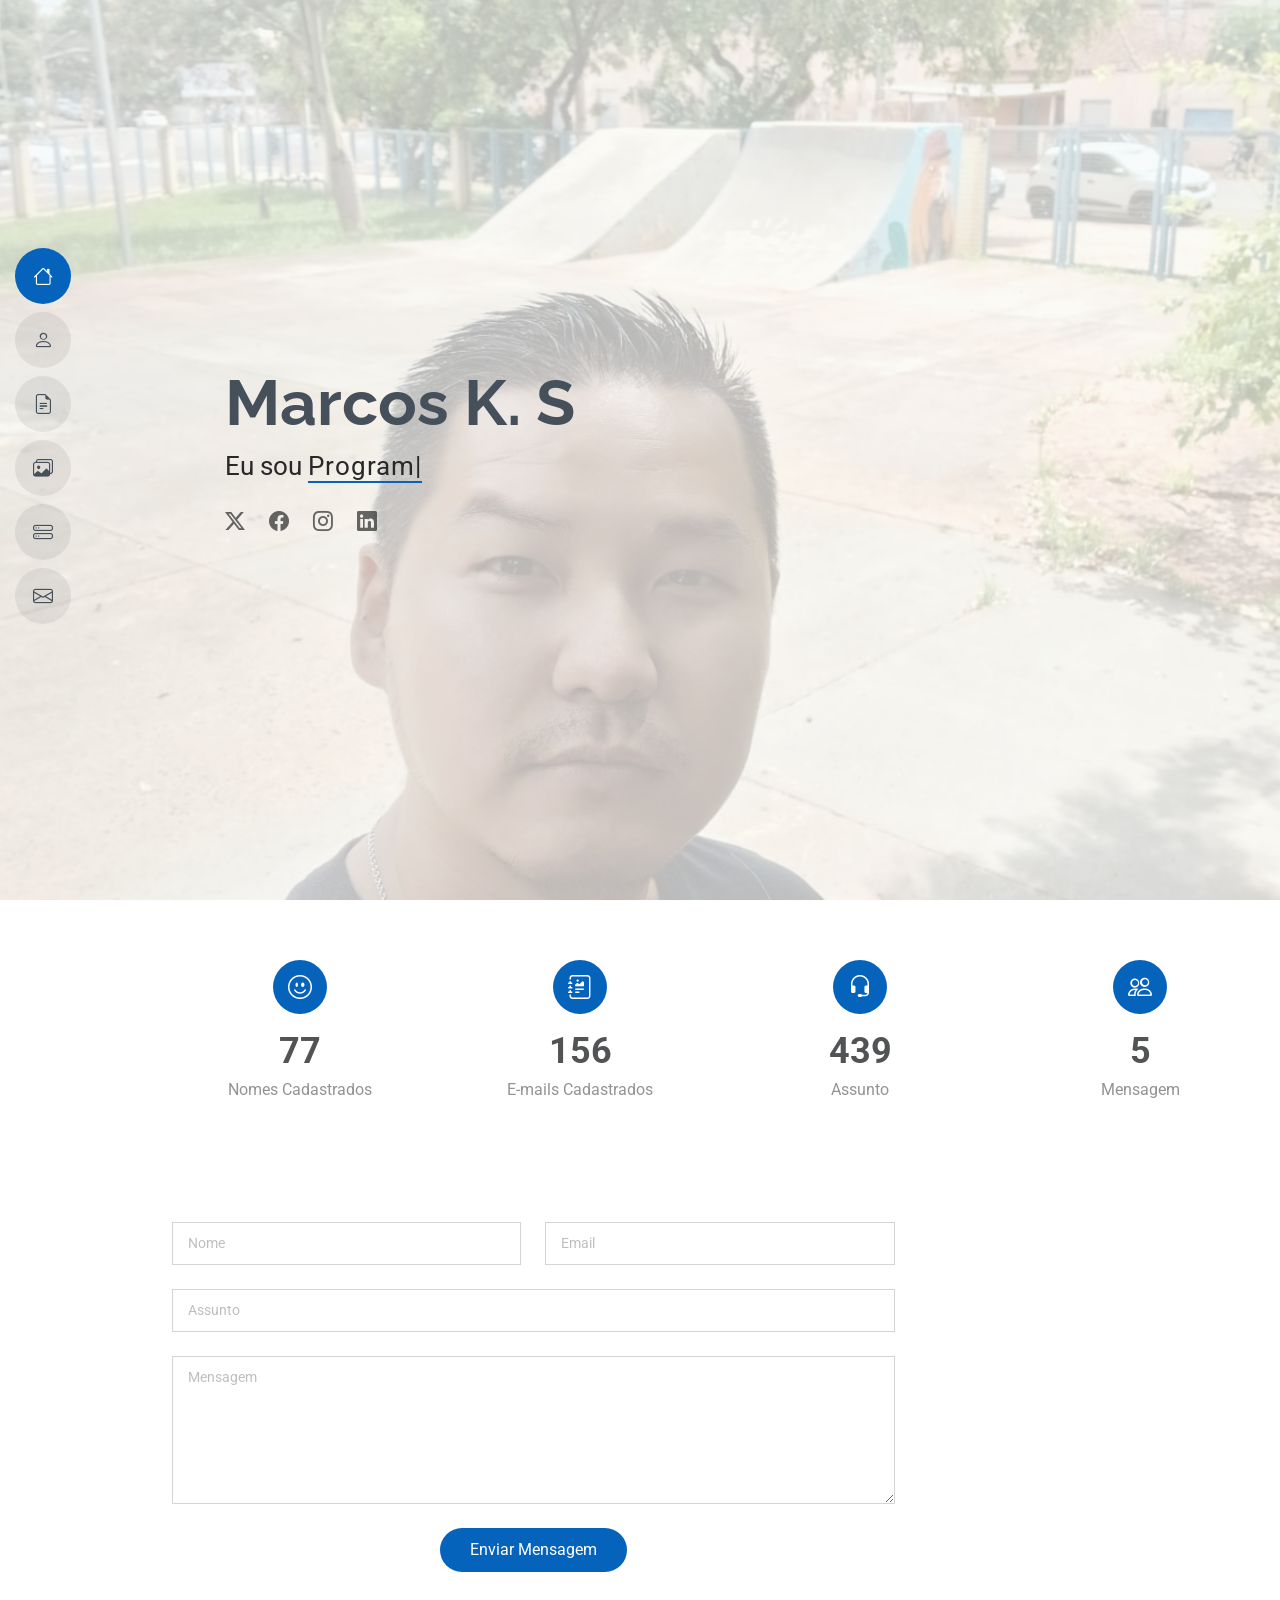
<file: _Atividades/2025-04-11/index.html>
<!DOCTYPE html>
<html lang="pt-br">

<head>
  <meta charset="utf-8">
  <meta content="width=device-width, initial-scale=1.0" name="viewport">
  <title>Index - MyResume Bootstrap Template</title>
  <meta content="" name="description">
  <meta content="" name="keywords">

  <!-- Favicons -->
  <link href="assets/img/favicon.png" rel="icon">
  <link href="assets/img/apple-touch-icon.png" rel="apple-touch-icon">

  <!-- Fonts -->
  <link href="https://fonts.googleapis.com" rel="preconnect">
  <link href="https://fonts.gstatic.com" rel="preconnect" crossorigin>
  <link href="https://fonts.googleapis.com/css2?family=Roboto:ital,wght@0,100;0,300;0,400;0,500;0,700;0,900;1,100;1,300;1,400;1,500;1,700;1,900&family=Poppins:ital,wght@0,100;0,200;0,300;0,400;0,500;0,600;0,700;0,800;0,900;1,100;1,200;1,300;1,400;1,500;1,600;1,700;1,800;1,900&family=Raleway:ital,wght@0,100;0,200;0,300;0,400;0,500;0,600;0,700;0,800;0,900;1,100;1,200;1,300;1,400;1,500;1,600;1,700;1,800;1,900&display=swap" rel="stylesheet">

  <!-- Vendor CSS Files -->
  <link href="assets/vendor/bootstrap/css/bootstrap.min.css" rel="stylesheet">
  <link href="assets/vendor/bootstrap-icons/bootstrap-icons.css" rel="stylesheet">
  <link href="assets/vendor/aos/aos.css" rel="stylesheet">
  <link href="assets/vendor/glightbox/css/glightbox.min.css" rel="stylesheet">
  <link href="assets/vendor/swiper/swiper-bundle.min.css" rel="stylesheet">

  <!-- Main CSS File -->
  <link href="assets/css/main.css" rel="stylesheet">
  <link href="assets/css/form_modal.css" rel="stylesheet">


</head>

<body class="index-page">

  <header id="header" class="header d-flex flex-column justify-content-center">

    <i class="header-toggle d-xl-none bi bi-list"></i>

    <nav id="navmenu" class="navmenu">
      <ul>
        <li><a href="#hero" class="active"><i class="bi bi-house navicon"></i><span>Inicio</span></a></li>
        <li><a href="#about"><i class="bi bi-person navicon"></i><span>Sobre</span></a></li>
        <li><a href="#resume"><i class="bi bi-file-earmark-text navicon"></i><span>Resumo</span></a></li>
        <li><a href="#portfolio"><i class="bi bi-images navicon"></i><span>Portifólio</span></a></li>
        <li><a href="#services"><i class="bi bi-hdd-stack navicon"></i><span>Serviços</span></a></li>
        <li><a href="#contact"><i class="bi bi-envelope navicon"></i><span>Contato</span></a></li>
      </ul>
    </nav>

  </header>

  <main class="main">

    <!-- Hero Section -->
    <section id="hero" class="hero section light-background">

      <!-- <img src="assets/img/hero-bg.jpg" alt=""> -->
      <img src="assets/img/6b2b930c-5bd4-4581-b3e0-b7bd6694814c.jfif" alt="">

      <div class="container" data-aos="zoom-out">
        <div class="row justify-content-center">
          <div class="col-lg-9">
            <h2>Marcos K. S</h2>
            <p>Eu sou <span class="typed" data-typed-items="Programador, Desenvolvedor, Engenheiro e Arquiteto de Software, Especialista em Inteligência Artificial">Designer</span><span class="typed-cursor typed-cursor--blink" aria-hidden="true"></span></p>
            <div class="social-links">
              <a href="#"><i class="bi bi-twitter-x"></i></a>
              <a href="#"><i class="bi bi-facebook"></i></a>
              <a href="#"><i class="bi bi-instagram"></i></a>
              <a href="#"><i class="bi bi-linkedin"></i></a>
            </div>
          </div>
        </div>
      </div>

    </section><!-- /Hero Section -->

  



    <section id="stats" class="stats section">

      <div class="container" data-aos="fade-up" data-aos-delay="100">

        <div class="row gy-4">

          <div class="col-lg-3 col-md-6 d-flex flex-column align-items-center">
            <i class="bi bi-emoji-smile"></i>
            <div class="stats-item">
              <span data-purecounter-start="0" data-purecounter-end="232" data-purecounter-duration="1" class="purecounter"></span>
              <p>Nomes Cadastrados</p>
            </div>
          </div>

          <div class="col-lg-3 col-md-6 d-flex flex-column align-items-center">
            <i class="bi bi-journal-richtext"></i>
            <div class="stats-item">
              <span data-purecounter-start="0" data-purecounter-end="521" data-purecounter-duration="1" class="purecounter"></span>
              <p>E-mails Cadastrados</p>
            </div>
          </div>

          <div class="col-lg-3 col-md-6 d-flex flex-column align-items-center">
            <i class="bi bi-headset"></i>
            <div class="stats-item">
              <span data-purecounter-start="0" data-purecounter-end="1463" data-purecounter-duration="1" class="purecounter"></span>
              <p>Assunto</p>
            </div>
          </div>

          <div class="col-lg-3 col-md-6 d-flex flex-column align-items-center">
            <i class="bi bi-people"></i>
            <div class="stats-item">
              <span data-purecounter-start="0" data-purecounter-end="15" data-purecounter-duration="1" class="purecounter"></span>
              <p>Mensagem</p>
            </div>
          </div>

        </div>

      </div>

    </section>




    <section id="contact" class="contact section">

      <div class="container" data-aos="fade" data-aos-delay="100">

        <div class="row gy-4">

          <div class="col-lg-8">
            <form action="forms/contact.php" method="post" id="formulario" class="php-email-form" data-aos="fade-up" data-aos-delay="200">
              <div class="row gy-4">

                <div class="col-md-6">
                  <input type="text" id="name" name="name" class="form-control" placeholder="Nome" required="">
                </div>

                <div class="col-md-6 ">
                  <input type="email" id="email" class="form-control" name="email" placeholder="Email" required="">
                </div>

                <div class="col-md-12">
                  <input type="text" id="assunto" class="form-control" name="subject" placeholder="Assunto" required="">
                </div>

                <div class="col-md-12">
                  <textarea id= "mensagem" class="form-control" name="message" rows="6" placeholder="Mensagem" required=""></textarea>
                </div>

                <div class="col-md-12 text-center">


                  <button id="botao" type="submit">Enviar Mensagem</button>
                </div>

              </div>
              <script src="./assets/js/script.js" defer></script>
            </form>
          </div>

          <dialog open id="modal" class="oculta">
            <form method="dialog" id="form_modal">
                <section>
                    <p>Cadastrado com Sucesso!!</p>
                </section>
                <section>
                    <button id="cadastrar2" type="submit">OK!</button>
                </section>
            </form>
          </dialog>

        </div>

      </div>

    </section><!-- /Contact Section -->

  </main>



  <!-- Scroll Top -->
  <a href="#" id="scroll-top" class="scroll-top d-flex align-items-center justify-content-center"><i class="bi bi-arrow-up-short"></i></a>

  <!-- Preloader -->
  <div id="preloader"></div>

  <!-- Vendor JS Files -->
  <script src="assets/vendor/bootstrap/js/bootstrap.bundle.min.js"></script>
  <script src="assets/vendor/php-email-form/validate.js"></script>
  <script src="assets/vendor/aos/aos.js"></script>
  <script src="assets/vendor/typed.js/typed.umd.js"></script>
  <script src="assets/vendor/purecounter/purecounter_vanilla.js"></script>
  <script src="assets/vendor/waypoints/noframework.waypoints.js"></script>
  <script src="assets/vendor/glightbox/js/glightbox.min.js"></script>
  <script src="assets/vendor/imagesloaded/imagesloaded.pkgd.min.js"></script>
  <script src="assets/vendor/isotope-layout/isotope.pkgd.min.js"></script>
  <script src="assets/vendor/swiper/swiper-bundle.min.js"></script>

  <!-- Main JS File -->
  <script src="assets/js/main.js"></script>

</body>

</html>
</file>
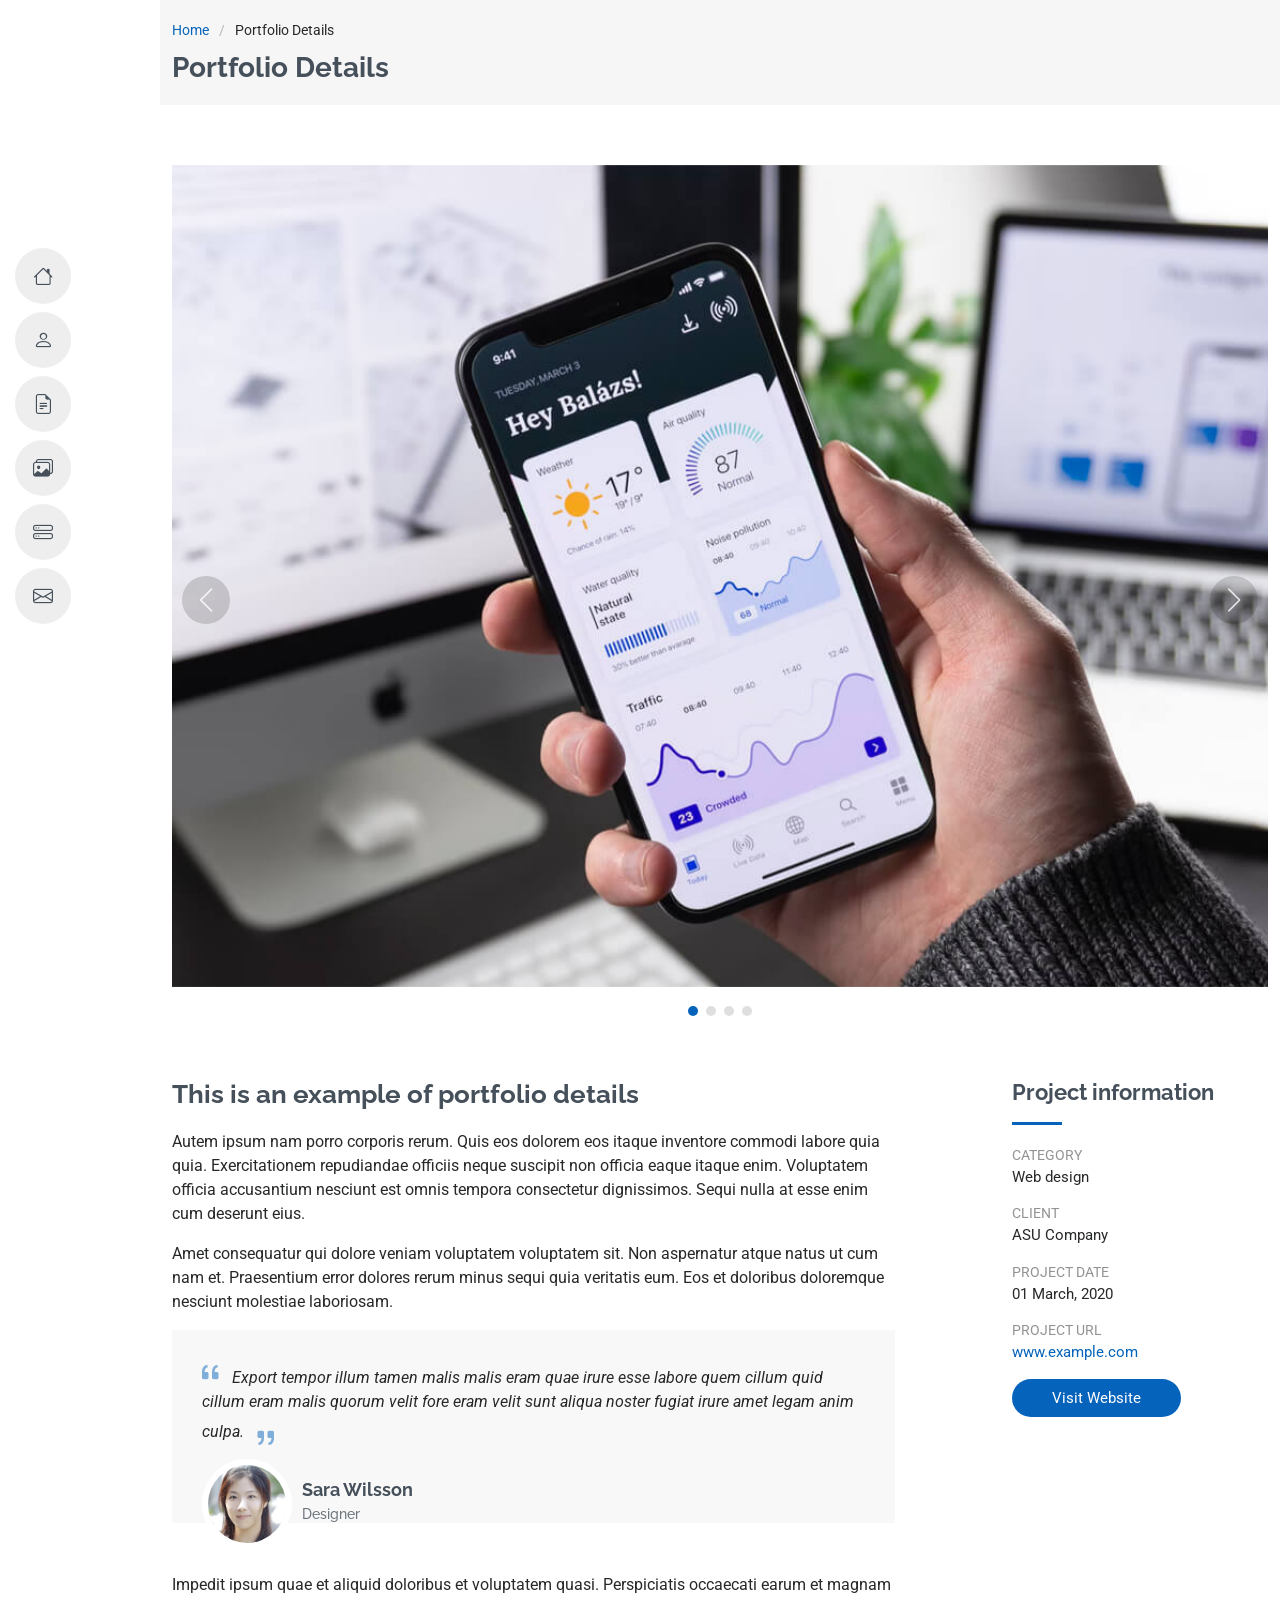
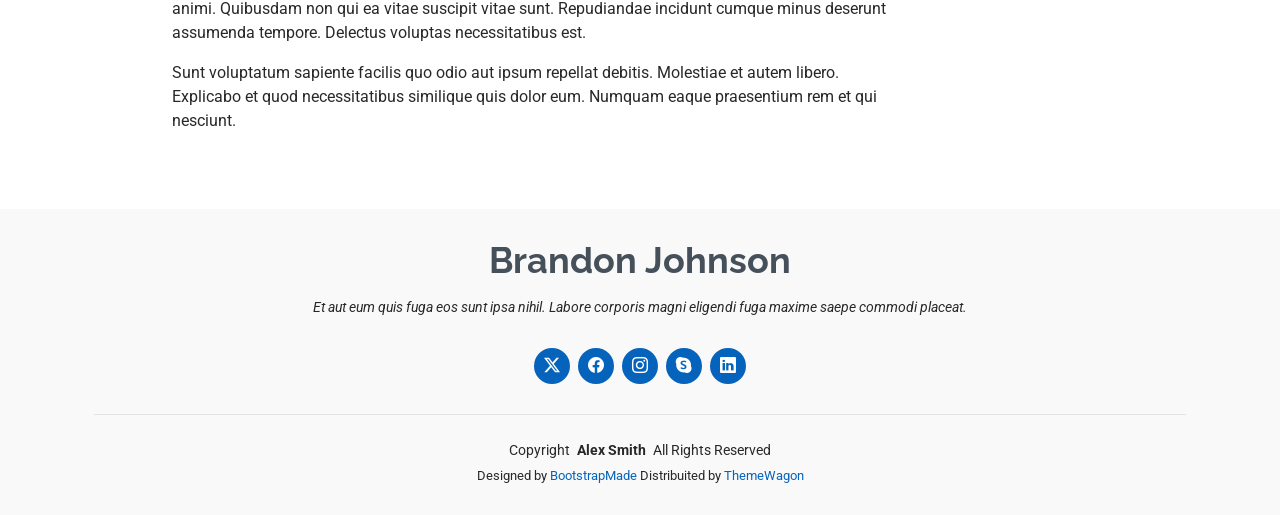
<file: portfolio-details.html>
<!DOCTYPE html>
<html lang="en">

<head>
  <meta charset="utf-8">
  <meta content="width=device-width, initial-scale=1.0" name="viewport">
  <title>Portfolio Details - MyResume Bootstrap Template</title>
  <meta content="" name="description">
  <meta content="" name="keywords">

  <!-- Favicons -->
  <link href="assets/img/favicon.png" rel="icon">
  <link href="assets/img/apple-touch-icon.png" rel="apple-touch-icon">

  <!-- Fonts -->
  <link href="https://fonts.googleapis.com" rel="preconnect">
  <link href="https://fonts.gstatic.com" rel="preconnect" crossorigin>
  <link href="https://fonts.googleapis.com/css2?family=Roboto:ital,wght@0,100;0,300;0,400;0,500;0,700;0,900;1,100;1,300;1,400;1,500;1,700;1,900&family=Poppins:ital,wght@0,100;0,200;0,300;0,400;0,500;0,600;0,700;0,800;0,900;1,100;1,200;1,300;1,400;1,500;1,600;1,700;1,800;1,900&family=Raleway:ital,wght@0,100;0,200;0,300;0,400;0,500;0,600;0,700;0,800;0,900;1,100;1,200;1,300;1,400;1,500;1,600;1,700;1,800;1,900&display=swap" rel="stylesheet">

  <!-- Vendor CSS Files -->
  <link href="assets/vendor/bootstrap/css/bootstrap.min.css" rel="stylesheet">
  <link href="assets/vendor/bootstrap-icons/bootstrap-icons.css" rel="stylesheet">
  <link href="assets/vendor/aos/aos.css" rel="stylesheet">
  <link href="assets/vendor/glightbox/css/glightbox.min.css" rel="stylesheet">
  <link href="assets/vendor/swiper/swiper-bundle.min.css" rel="stylesheet">

  <!-- Main CSS File -->
  <link href="assets/css/main.css" rel="stylesheet">

  <!-- =======================================================
  * Template Name: MyResume
  * Template URL: https://bootstrapmade.com/free-html-bootstrap-template-my-resume/
  * Updated: Jun 29 2024 with Bootstrap v5.3.3
  * Author: BootstrapMade.com
  * License: https://bootstrapmade.com/license/
  ======================================================== -->
</head>

<body class="portfolio-details-page">

  <header id="header" class="header d-flex flex-column justify-content-center">

    <i class="header-toggle d-xl-none bi bi-list"></i>

    <nav id="navmenu" class="navmenu">
      <ul>
        <li><a href="#hero"><i class="bi bi-house navicon"></i><span>Home</span></a></li>
        <li><a href="#about"><i class="bi bi-person navicon"></i><span>About</span></a></li>
        <li><a href="#resume"><i class="bi bi-file-earmark-text navicon"></i><span>Resume</span></a></li>
        <li><a href="#portfolio"><i class="bi bi-images navicon"></i><span>Portfolio</span></a></li>
        <li><a href="#services"><i class="bi bi-hdd-stack navicon"></i><span>Services</span></a></li>
        <li><a href="#contact"><i class="bi bi-envelope navicon"></i><span>Contact</span></a></li>
      </ul>
    </nav>

  </header>

  <main class="main">

    <!-- Page Title -->
    <div class="page-title" data-aos="fade">
      <div class="container">
        <nav class="breadcrumbs">
          <ol>
            <li><a href="index.html">Home</a></li>
            <li class="current">Portfolio Details</li>
          </ol>
        </nav>
        <h1>Portfolio Details</h1>
      </div>
    </div><!-- End Page Title -->

    <!-- Portfolio Details Section -->
    <section id="portfolio-details" class="portfolio-details section">

      <div class="container" data-aos="fade-up">

        <div class="portfolio-details-slider swiper init-swiper">
          <script type="application/json" class="swiper-config">
            {
              "loop": true,
              "speed": 600,
              "autoplay": {
                "delay": 5000
              },
              "slidesPerView": "auto",
              "navigation": {
                "nextEl": ".swiper-button-next",
                "prevEl": ".swiper-button-prev"
              },
              "pagination": {
                "el": ".swiper-pagination",
                "type": "bullets",
                "clickable": true
              }
            }
          </script>
          <div class="swiper-wrapper align-items-center">

            <div class="swiper-slide">
              <img src="assets/img/portfolio/app-1.jpg" alt="">
            </div>

            <div class="swiper-slide">
              <img src="assets/img/portfolio/product-1.jpg" alt="">
            </div>

            <div class="swiper-slide">
              <img src="assets/img/portfolio/branding-1.jpg" alt="">
            </div>

            <div class="swiper-slide">
              <img src="assets/img/portfolio/books-1.jpg" alt="">
            </div>

          </div>
          <div class="swiper-button-prev"></div>
          <div class="swiper-button-next"></div>
          <div class="swiper-pagination"></div>
        </div>

        <div class="row justify-content-between gy-4 mt-4">

          <div class="col-lg-8" data-aos="fade-up">
            <div class="portfolio-description">
              <h2>This is an example of portfolio details</h2>
              <p>
                Autem ipsum nam porro corporis rerum. Quis eos dolorem eos itaque inventore commodi labore quia quia. Exercitationem repudiandae officiis neque suscipit non officia eaque itaque enim. Voluptatem officia accusantium nesciunt est omnis tempora consectetur dignissimos. Sequi nulla at esse enim cum deserunt eius.
              </p>
              <p>
                Amet consequatur qui dolore veniam voluptatem voluptatem sit. Non aspernatur atque natus ut cum nam et. Praesentium error dolores rerum minus sequi quia veritatis eum. Eos et doloribus doloremque nesciunt molestiae laboriosam.
              </p>

              <div class="testimonial-item">
                <p>
                  <i class="bi bi-quote quote-icon-left"></i>
                  <span>Export tempor illum tamen malis malis eram quae irure esse labore quem cillum quid cillum eram malis quorum velit fore eram velit sunt aliqua noster fugiat irure amet legam anim culpa.</span>
                  <i class="bi bi-quote quote-icon-right"></i>
                </p>
                <div>
                  <img src="assets/img/testimonials/testimonials-2.jpg" class="testimonial-img" alt="">
                  <h3>Sara Wilsson</h3>
                  <h4>Designer</h4>
                </div>
              </div>

              <p>
                Impedit ipsum quae et aliquid doloribus et voluptatem quasi. Perspiciatis occaecati earum et magnam animi. Quibusdam non qui ea vitae suscipit vitae sunt. Repudiandae incidunt cumque minus deserunt assumenda tempore. Delectus voluptas necessitatibus est.
              </p>

              <p>
                Sunt voluptatum sapiente facilis quo odio aut ipsum repellat debitis. Molestiae et autem libero. Explicabo et quod necessitatibus similique quis dolor eum. Numquam eaque praesentium rem et qui nesciunt.
              </p>

            </div>
          </div>

          <div class="col-lg-3" data-aos="fade-up" data-aos-delay="100">
            <div class="portfolio-info">
              <h3>Project information</h3>
              <ul>
                <li><strong>Category</strong> Web design</li>
                <li><strong>Client</strong> ASU Company</li>
                <li><strong>Project date</strong> 01 March, 2020</li>
                <li><strong>Project URL</strong> <a href="#">www.example.com</a></li>
                <li><a href="#" class="btn-visit align-self-start">Visit Website</a></li>
              </ul>
            </div>
          </div>

        </div>

      </div>

    </section><!-- /Portfolio Details Section -->

  </main>

  <footer id="footer" class="footer position-relative light-background">
    <div class="container">
      <h3 class="sitename">Brandon Johnson</h3>
      <p>Et aut eum quis fuga eos sunt ipsa nihil. Labore corporis magni eligendi fuga maxime saepe commodi placeat.</p>
      <div class="social-links d-flex justify-content-center">
        <a href=""><i class="bi bi-twitter-x"></i></a>
        <a href=""><i class="bi bi-facebook"></i></a>
        <a href=""><i class="bi bi-instagram"></i></a>
        <a href=""><i class="bi bi-skype"></i></a>
        <a href=""><i class="bi bi-linkedin"></i></a>
      </div>
      <div class="container">
        <div class="copyright">
          <span>Copyright</span> <strong class="px-1 sitename">Alex Smith</strong> <span>All Rights Reserved</span>
        </div>
        <div class="credits">
          <!-- All the links in the footer should remain intact. -->
          <!-- You can delete the links only if you've purchased the pro version. -->
          <!-- Licensing information: https://bootstrapmade.com/license/ -->
          <!-- Purchase the pro version with working PHP/AJAX contact form: [buy-url] -->
          Designed by <a href="https://bootstrapmade.com/">BootstrapMade</a> Distribuited by <a href="https://themewagon.com">ThemeWagon</a>
        </div>
      </div>
    </div>
  </footer>

  <!-- Scroll Top -->
  <a href="#" id="scroll-top" class="scroll-top d-flex align-items-center justify-content-center"><i class="bi bi-arrow-up-short"></i></a>

  <!-- Preloader -->
  <div id="preloader"></div>

  <!-- Vendor JS Files -->
  <script src="assets/vendor/bootstrap/js/bootstrap.bundle.min.js"></script>
  <script src="assets/vendor/php-email-form/validate.js"></script>
  <script src="assets/vendor/aos/aos.js"></script>
  <script src="assets/vendor/typed.js/typed.umd.js"></script>
  <script src="assets/vendor/purecounter/purecounter_vanilla.js"></script>
  <script src="assets/vendor/waypoints/noframework.waypoints.js"></script>
  <script src="assets/vendor/glightbox/js/glightbox.min.js"></script>
  <script src="assets/vendor/imagesloaded/imagesloaded.pkgd.min.js"></script>
  <script src="assets/vendor/isotope-layout/isotope.pkgd.min.js"></script>
  <script src="assets/vendor/swiper/swiper-bundle.min.js"></script>

  <!-- Main JS File -->
  <script src="assets/js/main.js"></script>

</body>

</html>
</file>
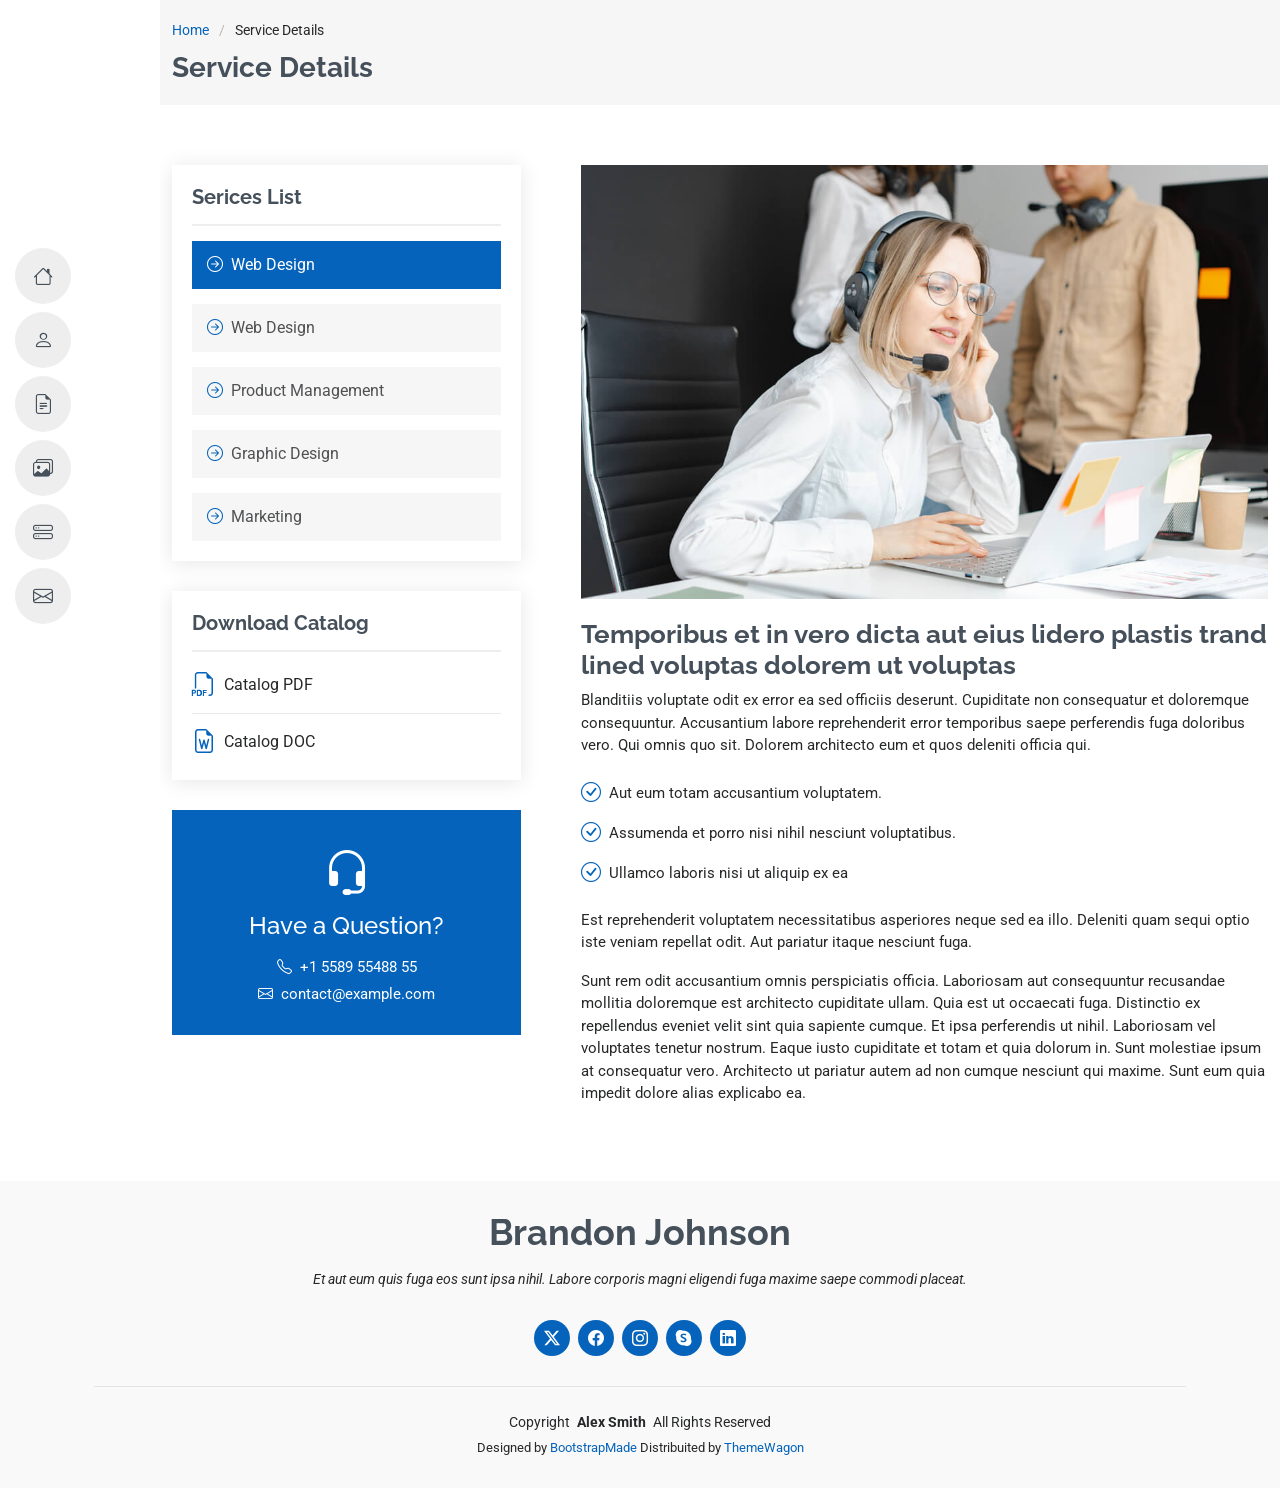
<file: service-details.html>
<!DOCTYPE html>
<html lang="en">

<head>
  <meta charset="utf-8">
  <meta content="width=device-width, initial-scale=1.0" name="viewport">
  <title>Service Details - MyResume Bootstrap Template</title>
  <meta content="" name="description">
  <meta content="" name="keywords">

  <!-- Favicons -->
  <link href="assets/img/favicon.png" rel="icon">
  <link href="assets/img/apple-touch-icon.png" rel="apple-touch-icon">

  <!-- Fonts -->
  <link href="https://fonts.googleapis.com" rel="preconnect">
  <link href="https://fonts.gstatic.com" rel="preconnect" crossorigin>
  <link href="https://fonts.googleapis.com/css2?family=Roboto:ital,wght@0,100;0,300;0,400;0,500;0,700;0,900;1,100;1,300;1,400;1,500;1,700;1,900&family=Poppins:ital,wght@0,100;0,200;0,300;0,400;0,500;0,600;0,700;0,800;0,900;1,100;1,200;1,300;1,400;1,500;1,600;1,700;1,800;1,900&family=Raleway:ital,wght@0,100;0,200;0,300;0,400;0,500;0,600;0,700;0,800;0,900;1,100;1,200;1,300;1,400;1,500;1,600;1,700;1,800;1,900&display=swap" rel="stylesheet">

  <!-- Vendor CSS Files -->
  <link href="assets/vendor/bootstrap/css/bootstrap.min.css" rel="stylesheet">
  <link href="assets/vendor/bootstrap-icons/bootstrap-icons.css" rel="stylesheet">
  <link href="assets/vendor/aos/aos.css" rel="stylesheet">
  <link href="assets/vendor/glightbox/css/glightbox.min.css" rel="stylesheet">
  <link href="assets/vendor/swiper/swiper-bundle.min.css" rel="stylesheet">

  <!-- Main CSS File -->
  <link href="assets/css/main.css" rel="stylesheet">

  <!-- =======================================================
  * Template Name: MyResume
  * Template URL: https://bootstrapmade.com/free-html-bootstrap-template-my-resume/
  * Updated: Jun 29 2024 with Bootstrap v5.3.3
  * Author: BootstrapMade.com
  * License: https://bootstrapmade.com/license/
  ======================================================== -->
</head>

<body class="service-details-page">

  <header id="header" class="header d-flex flex-column justify-content-center">

    <i class="header-toggle d-xl-none bi bi-list"></i>

    <nav id="navmenu" class="navmenu">
      <ul>
        <li><a href="#hero"><i class="bi bi-house navicon"></i><span>Home</span></a></li>
        <li><a href="#about"><i class="bi bi-person navicon"></i><span>About</span></a></li>
        <li><a href="#resume"><i class="bi bi-file-earmark-text navicon"></i><span>Resume</span></a></li>
        <li><a href="#portfolio"><i class="bi bi-images navicon"></i><span>Portfolio</span></a></li>
        <li><a href="#services"><i class="bi bi-hdd-stack navicon"></i><span>Services</span></a></li>
        <li><a href="#contact"><i class="bi bi-envelope navicon"></i><span>Contact</span></a></li>
      </ul>
    </nav>

  </header>

  <main class="main">

    <!-- Page Title -->
    <div class="page-title" data-aos="fade">
      <div class="container">
        <nav class="breadcrumbs">
          <ol>
            <li><a href="index.html">Home</a></li>
            <li class="current">Service Details</li>
          </ol>
        </nav>
        <h1>Service Details</h1>
      </div>
    </div><!-- End Page Title -->

    <!-- Service Details Section -->
    <section id="service-details" class="service-details section">

      <div class="container">

        <div class="row gy-5">

          <div class="col-lg-4" data-aos="fade-up" data-aos-delay="100">

            <div class="service-box">
              <h4>Serices List</h4>
              <div class="services-list">
                <a href="#" class="active"><i class="bi bi-arrow-right-circle"></i><span>Web Design</span></a>
                <a href="#"><i class="bi bi-arrow-right-circle"></i><span>Web Design</span></a>
                <a href="#"><i class="bi bi-arrow-right-circle"></i><span>Product Management</span></a>
                <a href="#"><i class="bi bi-arrow-right-circle"></i><span>Graphic Design</span></a>
                <a href="#"><i class="bi bi-arrow-right-circle"></i><span>Marketing</span></a>
              </div>
            </div><!-- End Services List -->

            <div class="service-box">
              <h4>Download Catalog</h4>
              <div class="download-catalog">
                <a href="#"><i class="bi bi-filetype-pdf"></i><span>Catalog PDF</span></a>
                <a href="#"><i class="bi bi-file-earmark-word"></i><span>Catalog DOC</span></a>
              </div>
            </div><!-- End Services List -->

            <div class="help-box d-flex flex-column justify-content-center align-items-center">
              <i class="bi bi-headset help-icon"></i>
              <h4>Have a Question?</h4>
              <p class="d-flex align-items-center mt-2 mb-0"><i class="bi bi-telephone me-2"></i> <span>+1 5589 55488 55</span></p>
              <p class="d-flex align-items-center mt-1 mb-0"><i class="bi bi-envelope me-2"></i> <a href="mailto:contact@example.com">contact@example.com</a></p>
            </div>

          </div>

          <div class="col-lg-8 ps-lg-5" data-aos="fade-up" data-aos-delay="200">
            <img src="assets/img/services.jpg" alt="" class="img-fluid services-img">
            <h3>Temporibus et in vero dicta aut eius lidero plastis trand lined voluptas dolorem ut voluptas</h3>
            <p>
              Blanditiis voluptate odit ex error ea sed officiis deserunt. Cupiditate non consequatur et doloremque consequuntur. Accusantium labore reprehenderit error temporibus saepe perferendis fuga doloribus vero. Qui omnis quo sit. Dolorem architecto eum et quos deleniti officia qui.
            </p>
            <ul>
              <li><i class="bi bi-check-circle"></i> <span>Aut eum totam accusantium voluptatem.</span></li>
              <li><i class="bi bi-check-circle"></i> <span>Assumenda et porro nisi nihil nesciunt voluptatibus.</span></li>
              <li><i class="bi bi-check-circle"></i> <span>Ullamco laboris nisi ut aliquip ex ea</span></li>
            </ul>
            <p>
              Est reprehenderit voluptatem necessitatibus asperiores neque sed ea illo. Deleniti quam sequi optio iste veniam repellat odit. Aut pariatur itaque nesciunt fuga.
            </p>
            <p>
              Sunt rem odit accusantium omnis perspiciatis officia. Laboriosam aut consequuntur recusandae mollitia doloremque est architecto cupiditate ullam. Quia est ut occaecati fuga. Distinctio ex repellendus eveniet velit sint quia sapiente cumque. Et ipsa perferendis ut nihil. Laboriosam vel voluptates tenetur nostrum. Eaque iusto cupiditate et totam et quia dolorum in. Sunt molestiae ipsum at consequatur vero. Architecto ut pariatur autem ad non cumque nesciunt qui maxime. Sunt eum quia impedit dolore alias explicabo ea.
            </p>
          </div>

        </div>

      </div>

    </section><!-- /Service Details Section -->

  </main>

  <footer id="footer" class="footer position-relative light-background">
    <div class="container">
      <h3 class="sitename">Brandon Johnson</h3>
      <p>Et aut eum quis fuga eos sunt ipsa nihil. Labore corporis magni eligendi fuga maxime saepe commodi placeat.</p>
      <div class="social-links d-flex justify-content-center">
        <a href=""><i class="bi bi-twitter-x"></i></a>
        <a href=""><i class="bi bi-facebook"></i></a>
        <a href=""><i class="bi bi-instagram"></i></a>
        <a href=""><i class="bi bi-skype"></i></a>
        <a href=""><i class="bi bi-linkedin"></i></a>
      </div>
      <div class="container">
        <div class="copyright">
          <span>Copyright</span> <strong class="px-1 sitename">Alex Smith</strong> <span>All Rights Reserved</span>
        </div>
        <div class="credits">
          <!-- All the links in the footer should remain intact. -->
          <!-- You can delete the links only if you've purchased the pro version. -->
          <!-- Licensing information: https://bootstrapmade.com/license/ -->
          <!-- Purchase the pro version with working PHP/AJAX contact form: [buy-url] -->
          Designed by <a href="https://bootstrapmade.com/">BootstrapMade</a> Distribuited by <a href="https://themewagon.com">ThemeWagon</a>
        </div>
      </div>
    </div>
  </footer>

  <!-- Scroll Top -->
  <a href="#" id="scroll-top" class="scroll-top d-flex align-items-center justify-content-center"><i class="bi bi-arrow-up-short"></i></a>

  <!-- Preloader -->
  <div id="preloader"></div>

  <!-- Vendor JS Files -->
  <script src="assets/vendor/bootstrap/js/bootstrap.bundle.min.js"></script>
  <script src="assets/vendor/php-email-form/validate.js"></script>
  <script src="assets/vendor/aos/aos.js"></script>
  <script src="assets/vendor/typed.js/typed.umd.js"></script>
  <script src="assets/vendor/purecounter/purecounter_vanilla.js"></script>
  <script src="assets/vendor/waypoints/noframework.waypoints.js"></script>
  <script src="assets/vendor/glightbox/js/glightbox.min.js"></script>
  <script src="assets/vendor/imagesloaded/imagesloaded.pkgd.min.js"></script>
  <script src="assets/vendor/isotope-layout/isotope.pkgd.min.js"></script>
  <script src="assets/vendor/swiper/swiper-bundle.min.js"></script>

  <!-- Main JS File -->
  <script src="assets/js/main.js"></script>

</body>

</html>
</file>
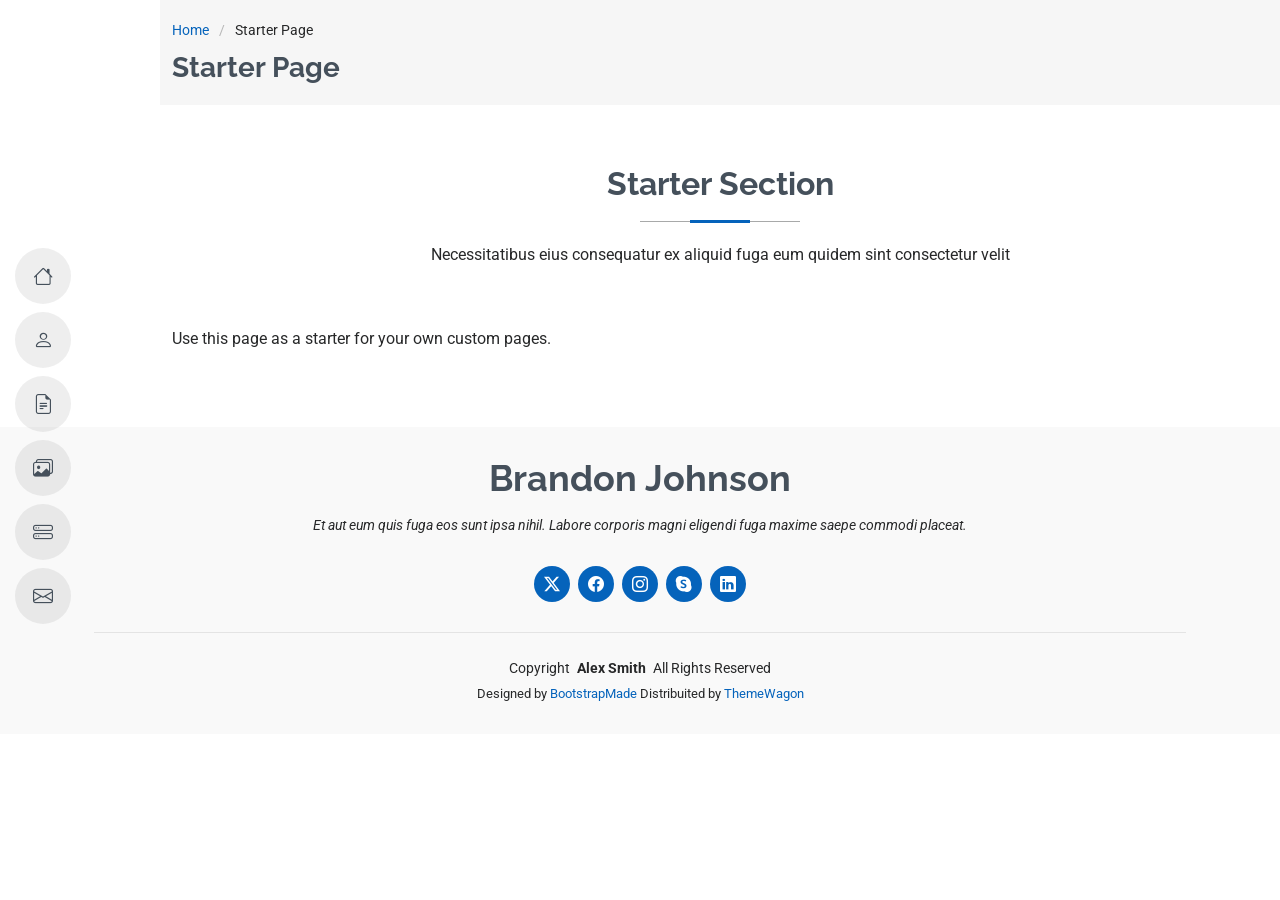
<file: starter-page.html>
<!DOCTYPE html>
<html lang="en">

<head>
  <meta charset="utf-8">
  <meta content="width=device-width, initial-scale=1.0" name="viewport">
  <title>Starter Page - MyResume Bootstrap Template</title>
  <meta content="" name="description">
  <meta content="" name="keywords">

  <!-- Favicons -->
  <link href="assets/img/favicon.png" rel="icon">
  <link href="assets/img/apple-touch-icon.png" rel="apple-touch-icon">

  <!-- Fonts -->
  <link href="https://fonts.googleapis.com" rel="preconnect">
  <link href="https://fonts.gstatic.com" rel="preconnect" crossorigin>
  <link href="https://fonts.googleapis.com/css2?family=Roboto:ital,wght@0,100;0,300;0,400;0,500;0,700;0,900;1,100;1,300;1,400;1,500;1,700;1,900&family=Poppins:ital,wght@0,100;0,200;0,300;0,400;0,500;0,600;0,700;0,800;0,900;1,100;1,200;1,300;1,400;1,500;1,600;1,700;1,800;1,900&family=Raleway:ital,wght@0,100;0,200;0,300;0,400;0,500;0,600;0,700;0,800;0,900;1,100;1,200;1,300;1,400;1,500;1,600;1,700;1,800;1,900&display=swap" rel="stylesheet">

  <!-- Vendor CSS Files -->
  <link href="assets/vendor/bootstrap/css/bootstrap.min.css" rel="stylesheet">
  <link href="assets/vendor/bootstrap-icons/bootstrap-icons.css" rel="stylesheet">
  <link href="assets/vendor/aos/aos.css" rel="stylesheet">
  <link href="assets/vendor/glightbox/css/glightbox.min.css" rel="stylesheet">
  <link href="assets/vendor/swiper/swiper-bundle.min.css" rel="stylesheet">

  <!-- Main CSS File -->
  <link href="assets/css/main.css" rel="stylesheet">

  <!-- =======================================================
  * Template Name: MyResume
  * Template URL: https://bootstrapmade.com/free-html-bootstrap-template-my-resume/
  * Updated: Jun 29 2024 with Bootstrap v5.3.3
  * Author: BootstrapMade.com
  * License: https://bootstrapmade.com/license/
  ======================================================== -->
</head>

<body class="starter-page-page">

  <header id="header" class="header d-flex flex-column justify-content-center">

    <i class="header-toggle d-xl-none bi bi-list"></i>

    <nav id="navmenu" class="navmenu">
      <ul>
        <li><a href="#hero"><i class="bi bi-house navicon"></i><span>Home</span></a></li>
        <li><a href="#about"><i class="bi bi-person navicon"></i><span>About</span></a></li>
        <li><a href="#resume"><i class="bi bi-file-earmark-text navicon"></i><span>Resume</span></a></li>
        <li><a href="#portfolio"><i class="bi bi-images navicon"></i><span>Portfolio</span></a></li>
        <li><a href="#services"><i class="bi bi-hdd-stack navicon"></i><span>Services</span></a></li>
        <li><a href="#contact"><i class="bi bi-envelope navicon"></i><span>Contact</span></a></li>
      </ul>
    </nav>

  </header>

  <main class="main">

    <!-- Page Title -->
    <div class="page-title" data-aos="fade">
      <div class="container">
        <nav class="breadcrumbs">
          <ol>
            <li><a href="index.html">Home</a></li>
            <li class="current">Starter Page</li>
          </ol>
        </nav>
        <h1>Starter Page</h1>
      </div>
    </div><!-- End Page Title -->

    <!-- Starter Section Section -->
    <section id="starter-section" class="starter-section section">

      <!-- Section Title -->
      <div class="container section-title" data-aos="fade-up">
        <h2>Starter Section</h2>
        <p>Necessitatibus eius consequatur ex aliquid fuga eum quidem sint consectetur velit</p>
      </div><!-- End Section Title -->

      <div class="container" data-aos="fade-up">
        <p>Use this page as a starter for your own custom pages.</p>
      </div>

    </section><!-- /Starter Section Section -->

  </main>

  <footer id="footer" class="footer position-relative light-background">
    <div class="container">
      <h3 class="sitename">Brandon Johnson</h3>
      <p>Et aut eum quis fuga eos sunt ipsa nihil. Labore corporis magni eligendi fuga maxime saepe commodi placeat.</p>
      <div class="social-links d-flex justify-content-center">
        <a href=""><i class="bi bi-twitter-x"></i></a>
        <a href=""><i class="bi bi-facebook"></i></a>
        <a href=""><i class="bi bi-instagram"></i></a>
        <a href=""><i class="bi bi-skype"></i></a>
        <a href=""><i class="bi bi-linkedin"></i></a>
      </div>
      <div class="container">
        <div class="copyright">
          <span>Copyright</span> <strong class="px-1 sitename">Alex Smith</strong> <span>All Rights Reserved</span>
        </div>
        <div class="credits">
          <!-- All the links in the footer should remain intact. -->
          <!-- You can delete the links only if you've purchased the pro version. -->
          <!-- Licensing information: https://bootstrapmade.com/license/ -->
          <!-- Purchase the pro version with working PHP/AJAX contact form: [buy-url] -->
          Designed by <a href="https://bootstrapmade.com/">BootstrapMade</a> Distribuited by <a href="https://themewagon.com">ThemeWagon</a>
        </div>
      </div>
    </div>
  </footer>

  <!-- Scroll Top -->
  <a href="#" id="scroll-top" class="scroll-top d-flex align-items-center justify-content-center"><i class="bi bi-arrow-up-short"></i></a>

  <!-- Preloader -->
  <div id="preloader"></div>

  <!-- Vendor JS Files -->
  <script src="assets/vendor/bootstrap/js/bootstrap.bundle.min.js"></script>
  <script src="assets/vendor/php-email-form/validate.js"></script>
  <script src="assets/vendor/aos/aos.js"></script>
  <script src="assets/vendor/typed.js/typed.umd.js"></script>
  <script src="assets/vendor/purecounter/purecounter_vanilla.js"></script>
  <script src="assets/vendor/waypoints/noframework.waypoints.js"></script>
  <script src="assets/vendor/glightbox/js/glightbox.min.js"></script>
  <script src="assets/vendor/imagesloaded/imagesloaded.pkgd.min.js"></script>
  <script src="assets/vendor/isotope-layout/isotope.pkgd.min.js"></script>
  <script src="assets/vendor/swiper/swiper-bundle.min.js"></script>

  <!-- Main JS File -->
  <script src="assets/js/main.js"></script>

</body>

</html>
</file>
<file: assets/css/form_modal.css>
#form_modal{
    display: flex;
    flex-direction: column;
    align-items: center;
    justify-content: center;
}

.oculta{
    visibility: hidden;
}

.chama{
    visibility: visible;
    background-color: red;
}
</file>
<file: _Atividades/2025-04-11/assets/css/form_modal.css>
#form_modal{
    display: flex;
    flex-direction: column;
    align-items: center;
    justify-content: center;
}

.oculta{
    visibility: hidden;
}

.chama{
    visibility: visible;
    background-color: red;
}
</file>
<file: assets/css/main.css>
/**
* Template Name: MyResume
* Template URL: https://bootstrapmade.com/free-html-bootstrap-template-my-resume/
* Updated: Jun 29 2024 with Bootstrap v5.3.3
* Author: BootstrapMade.com
* License: https://bootstrapmade.com/license/
*/

/*--------------------------------------------------------------
# Font & Color Variables
# Help: https://bootstrapmade.com/color-system/
--------------------------------------------------------------*/
/* Fonts */
:root {
  --default-font: "Roboto",  system-ui, -apple-system, "Segoe UI", Roboto, "Helvetica Neue", Arial, "Noto Sans", "Liberation Sans", sans-serif, "Apple Color Emoji", "Segoe UI Emoji", "Segoe UI Symbol", "Noto Color Emoji";
  --heading-font: "Raleway",  sans-serif;
  --nav-font: "Poppins",  sans-serif;
}

/* Global Colors - The following color variables are used throughout the website. Updating them here will change the color scheme of the entire website */
:root { 
  --background-color: #ffffff; /* Background color for the entire website, including individual sections */
  --default-color: #272829; /* Default color used for the majority of the text content across the entire website */
  --heading-color: #45505b; /* Color for headings, subheadings and title throughout the website */
  --accent-color: #0563bb; /* Accent color that represents your brand on the website. It's used for buttons, links, and other elements that need to stand out */
  --surface-color: #ffffff; /* The surface color is used as a background of boxed elements within sections, such as cards, icon boxes, or other elements that require a visual separation from the global background. */
  --contrast-color: #ffffff; /* Contrast color for text, ensuring readability against backgrounds of accent, heading, or default colors. */
}

/* Nav Menu Colors - The following color variables are used specifically for the navigation menu. They are separate from the global colors to allow for more customization options */
:root {
  --nav-color: #45505b;  /* The default color of the main navmenu links */
  --nav-hover-color: #0563bb; /* Applied to main navmenu links when they are hovered over or active */
  --nav-mobile-background-color: #ffffff; /* Used as the background color for mobile navigation menu */
  --nav-dropdown-background-color: #ffffff; /* Used as the background color for dropdown items that appear when hovering over primary navigation items */
  --nav-dropdown-color: #212529; /* Used for navigation links of the dropdown items in the navigation menu. */
  --nav-dropdown-hover-color: #0563bb; /* Similar to --nav-hover-color, this color is applied to dropdown navigation links when they are hovered over. */
}

/* Color Presets - These classes override global colors when applied to any section or element, providing reuse of the sam color scheme. */

.light-background {
  --background-color: #f9f9f9;
  --surface-color: #ffffff;
}

.dark-background {
  --background-color: #060606;
  --default-color: #ffffff;
  --heading-color: #ffffff;
  --surface-color: #252525;
  --contrast-color: #ffffff;
}

/* Smooth scroll */
:root {
  scroll-behavior: smooth;
}

/*--------------------------------------------------------------
# General Styling & Shared Classes
--------------------------------------------------------------*/
body {
  color: var(--default-color);
  background-color: var(--background-color);
  font-family: var(--default-font);
}

a {
  color: var(--accent-color);
  text-decoration: none;
  transition: 0.3s;
}

a:hover {
  color: color-mix(in srgb, var(--accent-color), transparent 25%);
  text-decoration: none;
}

h1,
h2,
h3,
h4,
h5,
h6 {
  color: var(--heading-color);
  font-family: var(--heading-font);
}

/* PHP Email Form Messages
------------------------------*/
.php-email-form .error-message {
  display: none;
  background: #df1529;
  color: #ffffff;
  text-align: left;
  padding: 15px;
  margin-bottom: 24px;
  font-weight: 600;
}

.php-email-form .sent-message {
  display: none;
  color: #ffffff;
  background: #059652;
  text-align: center;
  padding: 15px;
  margin-bottom: 24px;
  font-weight: 600;
}

.php-email-form .loading {
  display: none;
  background: var(--surface-color);
  text-align: center;
  padding: 15px;
  margin-bottom: 24px;
}

.php-email-form .loading:before {
  content: "";
  display: inline-block;
  border-radius: 50%;
  width: 24px;
  height: 24px;
  margin: 0 10px -6px 0;
  border: 3px solid var(--accent-color);
  border-top-color: var(--surface-color);
  animation: php-email-form-loading 1s linear infinite;
}

@keyframes php-email-form-loading {
  0% {
    transform: rotate(0deg);
  }

  100% {
    transform: rotate(360deg);
  }
}

/*--------------------------------------------------------------
# Global Header
--------------------------------------------------------------*/
.header {
  color: var(--default-color);
  position: fixed;
  top: 0;
  left: 0;
  bottom: 0;
  padding: 0 15px;
  transition: all ease-in-out 0.3s;
  overflow-y: auto;
  z-index: 997;
  min-width: 200px;
}

@media (max-width: 1199px) {
  .header {
    background-color: var(--background-color);
    border-right: 1px solid color-mix(in srgb, var(--default-color), transparent 90%);
    width: 300px;
    left: -100%;
  }
}

@media (min-width: 1200px) and (max-width: 1600px) {
  .header~main {
    margin-left: 160px;
  }

  .header~main .hero {
    margin-left: -160px;
    width: 100vw;
  }
}

.header.header-show {
  left: 0;
}

.header .header-toggle {
  color: var(--contrast-color);
  background-color: var(--accent-color);
  font-size: 22px;
  display: flex;
  align-items: center;
  justify-content: center;
  width: 40px;
  height: 40px;
  border-radius: 50%;
  cursor: pointer;
  position: fixed;
  top: 15px;
  right: 15px;
  z-index: 9999;
  transition: background-color 0.3s;
}

.header .header-toggle:hover {
  color: var(--contrast-color);
  background-color: color-mix(in srgb, var(--accent-color) 90%, white 15%);
}

/*--------------------------------------------------------------
# Navigation Menu
--------------------------------------------------------------*/
.navmenu {
  padding: 0;
  z-index: 9997;
}

.navmenu ul {
  list-style: none;
  padding: 0 0 20px 0;
  margin: 0;
  width: 140px;
}

.navmenu a,
.navmenu a:focus {
  color: var(--nav-color);
  font-family: var(--nav-font);
  display: flex;
  align-items: center;
  padding: 10px 18px;
  margin-bottom: 8px;
  font-size: 15px;
  border-radius: 50px;
  background: color-mix(in srgb, var(--default-color), transparent 92%);
  height: 56px;
  width: 100%;
  overflow: hidden;
  transition: 0.3s;
}

.navmenu a i,
.navmenu a:focus i {
  font-size: 20px;
}

.navmenu a span,
.navmenu a:focus span {
  padding: 0 5px 0 7px;
}

@media (min-width: 992px) {

  .navmenu a,
  .navmenu a:focus {
    max-width: 56px;
  }

  .navmenu a span,
  .navmenu a:focus span {
    display: none;
  }
}

.navmenu a:hover,
.navmenu .active,
.navmenu .active:focus,
.navmenu li:hover>a {
  color: var(--contrast-color);
  background: var(--nav-hover-color);
}

.navmenu a:hover,
.navmenu li:hover>a {
  max-width: 100%;
  color: var(--contrast-color);
}

.navmenu a:hover span,
.navmenu li:hover>a span {
  display: block;
}

/*--------------------------------------------------------------
# Global Footer
--------------------------------------------------------------*/
.footer {
  color: var(--default-color);
  background-color: var(--background-color);
  font-size: 14px;
  text-align: center;
  padding: 30px 0;
  position: relative;
}

.footer h3 {
  font-size: 36px;
  font-weight: 700;
  position: relative;
  padding: 0;
  margin: 0 0 15px 0;
}

.footer p {
  font-size: 15;
  font-style: italic;
  padding: 0;
  margin: 0 0 30px 0;
}

.footer .social-links {
  margin: 0 0 30px 0;
}

.footer .social-links a {
  font-size: 16px;
  display: flex;
  align-items: center;
  justify-content: center;
  background: var(--accent-color);
  color: var(--contrast-color);
  line-height: 1;
  margin: 0 4px;
  border-radius: 50%;
  text-align: center;
  width: 36px;
  height: 36px;
  transition: 0.3s;
}

.footer .social-links a:hover {
  background: color-mix(in srgb, var(--accent-color), transparent 20%);
  text-decoration: none;
}

.footer .copyright {
  padding-top: 25px;
  border-top: 1px solid color-mix(in srgb, var(--default-color), transparent 90%);
}

.footer .credits {
  font-size: 13px;
  padding-top: 5px;
}

/*--------------------------------------------------------------
# Preloader
--------------------------------------------------------------*/
#preloader {
  position: fixed;
  inset: 0;
  z-index: 999999;
  overflow: hidden;
  background: var(--background-color);
  transition: all 0.6s ease-out;
}

#preloader:before {
  content: "";
  position: fixed;
  top: calc(50% - 30px);
  left: calc(50% - 30px);
  border: 6px solid #ffffff;
  border-color: var(--accent-color) transparent var(--accent-color) transparent;
  border-radius: 50%;
  width: 60px;
  height: 60px;
  animation: animate-preloader 1.5s linear infinite;
}

@keyframes animate-preloader {
  0% {
    transform: rotate(0deg);
  }

  100% {
    transform: rotate(360deg);
  }
}

/*--------------------------------------------------------------
# Scroll Top Button
--------------------------------------------------------------*/
.scroll-top {
  position: fixed;
  visibility: hidden;
  opacity: 0;
  right: 15px;
  bottom: -15px;
  z-index: 99999;
  background-color: var(--accent-color);
  width: 44px;
  height: 44px;
  border-radius: 50px;
  transition: all 0.4s;
}

.scroll-top i {
  font-size: 24px;
  color: var(--contrast-color);
  line-height: 0;
}

.scroll-top:hover {
  background-color: color-mix(in srgb, var(--accent-color), transparent 20%);
  color: var(--contrast-color);
}

.scroll-top.active {
  visibility: visible;
  opacity: 1;
  bottom: 15px;
}

/*--------------------------------------------------------------
# Disable aos animation delay on mobile devices
--------------------------------------------------------------*/
@media screen and (max-width: 768px) {
  [data-aos-delay] {
    transition-delay: 0 !important;
  }
}

/*--------------------------------------------------------------
# Global Page Titles & Breadcrumbs
--------------------------------------------------------------*/
.page-title {
  --background-color: color-mix(in srgb, var(--default-color), transparent 96%);
  color: var(--default-color);
  background-color: var(--background-color);
  padding: 20px 0;
  position: relative;
}

.page-title h1 {
  font-size: 28px;
  font-weight: 700;
  margin: 0;
}

.page-title .breadcrumbs ol {
  display: flex;
  flex-wrap: wrap;
  list-style: none;
  padding: 0 0 10px 0;
  margin: 0;
  font-size: 14px;
  font-weight: 400;
}

.page-title .breadcrumbs ol li+li {
  padding-left: 10px;
}

.page-title .breadcrumbs ol li+li::before {
  content: "/";
  display: inline-block;
  padding-right: 10px;
  color: color-mix(in srgb, var(--default-color), transparent 70%);
}

/*--------------------------------------------------------------
# Global Sections
--------------------------------------------------------------*/
section,
.section {
  color: var(--default-color);
  background-color: var(--background-color);
  padding: 60px 0;
  overflow: clip;
}

/*--------------------------------------------------------------
# Global Section Titles
--------------------------------------------------------------*/
.section-title {
  text-align: center;
  padding-bottom: 60px;
  position: relative;
}

.section-title h2 {
  font-size: 32px;
  font-weight: 700;
  margin-bottom: 20px;
  padding-bottom: 20px;
  position: relative;
}

.section-title h2:before {
  content: "";
  position: absolute;
  display: block;
  width: 160px;
  height: 1px;
  background: color-mix(in srgb, var(--default-color), transparent 60%);
  left: 0;
  right: 0;
  bottom: 1px;
  margin: auto;
}

.section-title h2::after {
  content: "";
  position: absolute;
  display: block;
  width: 60px;
  height: 3px;
  background: var(--accent-color);
  left: 0;
  right: 0;
  bottom: 0;
  margin: auto;
}

.section-title p {
  margin-bottom: 0;
}

/*--------------------------------------------------------------
# Hero Section
--------------------------------------------------------------*/
.hero {
  width: 100%;
  min-height: 100vh;
  position: relative;
  padding: 80px 0;
  display: flex;
  align-items: center;
  justify-content: center;
}

.hero img {
  position: absolute;
  inset: 0;
  display: block;
  width: 100%;
  height: 100%;
  object-fit: cover;
  z-index: 1;
}

.hero:before {
  content: "";
  background: color-mix(in srgb, var(--background-color), transparent 30%);
  position: absolute;
  inset: 0;
  z-index: 2;
}

.hero .container {
  position: relative;
  z-index: 3;
}

.hero h2 {
  margin: 0;
  font-size: 64px;
  font-weight: 700;
}

.hero p {
  margin: 5px 0 0 0;
  font-size: 26px;
}

.hero p span {
  letter-spacing: 1px;
  border-bottom: 2px solid var(--accent-color);
}

.hero .social-links {
  margin-top: 25px;
}

.hero .social-links a {
  font-size: 20px;
  display: inline-block;
  color: color-mix(in srgb, var(--default-color), transparent 30%);
  line-height: 1;
  margin-right: 20px;
  transition: 0.3s;
}

.hero .social-links a:hover {
  color: var(--accent-color);
}

@media (max-width: 768px) {
  .hero h2 {
    font-size: 32px;
  }

  .hero p {
    font-size: 20px;
  }
}

/*--------------------------------------------------------------
# About Section
--------------------------------------------------------------*/
.about .content h2 {
  font-weight: 700;
  font-size: 24px;
}

.about .content ul {
  list-style: none;
  padding: 0;
}

.about .content ul li {
  margin-bottom: 20px;
  display: flex;
  align-items: center;
}

.about .content ul strong {
  margin-right: 10px;
}

.about .content ul i {
  font-size: 16px;
  margin-right: 5px;
  color: var(--accent-color);
  line-height: 0;
}

/*--------------------------------------------------------------
# Stats Section
--------------------------------------------------------------*/
.stats i {
  background-color: var(--accent-color);
  color: var(--contrast-color);
  width: 54px;
  height: 54px;
  font-size: 24px;
  border-radius: 50px;
  display: inline-flex;
  align-items: center;
  justify-content: center;
  position: relative;
  z-index: 1;
}

.stats .stats-item {
  margin-top: 10px;
  width: 100%;
  position: relative;
  text-align: center;
  z-index: 0;
}

.stats .stats-item span {
  font-size: 36px;
  display: block;
  font-weight: 700;
  color: color-mix(in srgb, var(--default-color), transparent 20%);
}

.stats .stats-item p {
  padding: 0;
  margin: 0;
  color: color-mix(in srgb, var(--default-color), transparent 50%);
  font-size: 16px;
}

/*--------------------------------------------------------------
# Skills Section
--------------------------------------------------------------*/
.skills .progress {
  height: 60px;
  display: block;
  background: none;
  border-radius: 0;
}

.skills .progress .skill {
  color: var(--heading-color);
  padding: 0;
  margin: 0 0 6px 0;
  text-transform: uppercase;
  display: block;
  font-weight: 600;
  font-family: var(--heading-font);
}

.skills .progress .skill .val {
  float: right;
  font-style: normal;
}

.skills .progress-bar-wrap {
  background: color-mix(in srgb, var(--default-color), transparent 90%);
  height: 10px;
}

.skills .progress-bar {
  width: 1px;
  height: 10px;
  transition: 0.9s;
  background-color: var(--accent-color);
}

/*--------------------------------------------------------------
# Resume Section
--------------------------------------------------------------*/
.resume .resume-title {
  color: var(--heading-color);
  font-size: 26px;
  font-weight: 700;
  margin-top: 20px;
  margin-bottom: 20px;
}

.resume .resume-item {
  padding: 0 0 20px 20px;
  margin-top: -2px;
  border-left: 2px solid var(--accent-color);
  position: relative;
}

.resume .resume-item h4 {
  line-height: 18px;
  font-size: 18px;
  font-weight: 600;
  text-transform: uppercase;
  color: color-mix(in srgb, var(--default-color), transparent 20%);
  margin-bottom: 10px;
}

.resume .resume-item h5 {
  font-size: 16px;
  padding: 5px 15px;
  display: inline-block;
  font-weight: 600;
  margin-bottom: 10px;
}

.resume .resume-item ul {
  padding-left: 20px;
}

.resume .resume-item ul li {
  padding-bottom: 10px;
}

.resume .resume-item:last-child {
  padding-bottom: 0;
}

.resume .resume-item::before {
  content: "";
  position: absolute;
  width: 16px;
  height: 16px;
  border-radius: 50px;
  left: -9px;
  top: 0;
  background: var(--background-color);
  border: 2px solid var(--accent-color);
}

/*--------------------------------------------------------------
# Portfolio Section
--------------------------------------------------------------*/
.portfolio .portfolio-filters {
  padding: 0;
  margin: 0 auto 20px auto;
  list-style: none;
  text-align: center;
}

.portfolio .portfolio-filters li {
  cursor: pointer;
  display: inline-block;
  padding: 8px 20px 10px 20px;
  margin: 0;
  font-size: 15px;
  font-weight: 500;
  line-height: 1;
  margin-bottom: 5px;
  border-radius: 50px;
  transition: all 0.3s ease-in-out;
  font-family: var(--heading-font);
}

.portfolio .portfolio-filters li:hover,
.portfolio .portfolio-filters li.filter-active {
  color: var(--contrast-color);
  background-color: var(--accent-color);
}

.portfolio .portfolio-filters li:first-child {
  margin-left: 0;
}

.portfolio .portfolio-filters li:last-child {
  margin-right: 0;
}

@media (max-width: 575px) {
  .portfolio .portfolio-filters li {
    font-size: 14px;
    margin: 0 0 10px 0;
  }
}

.portfolio .portfolio-item {
  position: relative;
  overflow: hidden;
}

.portfolio .portfolio-item .portfolio-info {
  opacity: 0;
  position: absolute;
  left: 12px;
  right: 12px;
  bottom: -100%;
  z-index: 3;
  transition: all ease-in-out 0.5s;
  background: color-mix(in srgb, var(--background-color), transparent 10%);
  padding: 15px;
}

.portfolio .portfolio-item .portfolio-info h4 {
  font-size: 18px;
  font-weight: 600;
  padding-right: 50px;
}

.portfolio .portfolio-item .portfolio-info p {
  color: color-mix(in srgb, var(--default-color), transparent 30%);
  font-size: 14px;
  margin-bottom: 0;
  padding-right: 50px;
}

.portfolio .portfolio-item .portfolio-info .preview-link,
.portfolio .portfolio-item .portfolio-info .details-link {
  position: absolute;
  right: 50px;
  font-size: 24px;
  top: calc(50% - 14px);
  color: color-mix(in srgb, var(--default-color), transparent 30%);
  transition: 0.3s;
  line-height: 0;
}

.portfolio .portfolio-item .portfolio-info .preview-link:hover,
.portfolio .portfolio-item .portfolio-info .details-link:hover {
  color: var(--accent-color);
}

.portfolio .portfolio-item .portfolio-info .details-link {
  right: 14px;
  font-size: 28px;
}

.portfolio .portfolio-item:hover .portfolio-info {
  opacity: 1;
  bottom: 0;
}

/*--------------------------------------------------------------
# Services Section
--------------------------------------------------------------*/
.services .service-item {
  background-color: var(--surface-color);
  box-shadow: 0px 5px 90px 0px rgba(0, 0, 0, 0.1);
  height: 100%;
  padding: 60px 30px;
  text-align: center;
  transition: 0.3s;
  border-radius: 5px;
}

.services .service-item .icon {
  margin: 0 auto;
  width: 100px;
  height: 100px;
  display: flex;
  align-items: center;
  justify-content: center;
  transition: ease-in-out 0.3s;
  position: relative;
}

.services .service-item .icon i {
  font-size: 36px;
  transition: 0.5s;
  position: relative;
}

.services .service-item .icon svg {
  position: absolute;
  top: 0;
  left: 0;
}

.services .service-item .icon svg path {
  transition: 0.5s;
  fill: color-mix(in srgb, var(--default-color), transparent 95%);
}

.services .service-item h3 {
  font-weight: 700;
  margin: 10px 0 15px 0;
  font-size: 22px;
}

.services .service-item p {
  line-height: 24px;
  font-size: 14px;
  margin-bottom: 0;
}

.services .service-item:hover {
  box-shadow: 0px 5px 35px 0px rgba(0, 0, 0, 0.1);
}

.services .service-item.item-cyan i {
  color: #0dcaf0;
}

.services .service-item.item-cyan:hover .icon i {
  color: #fff;
}

.services .service-item.item-cyan:hover .icon path {
  fill: #0dcaf0;
}

.services .service-item.item-orange i {
  color: #fd7e14;
}

.services .service-item.item-orange:hover .icon i {
  color: #fff;
}

.services .service-item.item-orange:hover .icon path {
  fill: #fd7e14;
}

.services .service-item.item-teal i {
  color: #20c997;
}

.services .service-item.item-teal:hover .icon i {
  color: #fff;
}

.services .service-item.item-teal:hover .icon path {
  fill: #20c997;
}

.services .service-item.item-red i {
  color: #df1529;
}

.services .service-item.item-red:hover .icon i {
  color: #fff;
}

.services .service-item.item-red:hover .icon path {
  fill: #df1529;
}

.services .service-item.item-indigo i {
  color: #6610f2;
}

.services .service-item.item-indigo:hover .icon i {
  color: #fff;
}

.services .service-item.item-indigo:hover .icon path {
  fill: #6610f2;
}

.services .service-item.item-pink i {
  color: #f3268c;
}

.services .service-item.item-pink:hover .icon i {
  color: #fff;
}

.services .service-item.item-pink:hover .icon path {
  fill: #f3268c;
}

/*--------------------------------------------------------------
# Testimonials Section
--------------------------------------------------------------*/
.testimonials .testimonials-carousel,
.testimonials .testimonials-slider {
  overflow: hidden;
}

.testimonials .testimonial-item .testimonial-content {
  border-left: 3px solid var(--accent-color);
  padding-left: 30px;
}

.testimonials .testimonial-item .testimonial-img {
  border-radius: 50%;
  border: 4px solid var(--background-color);
  margin: 0 auto;
}

.testimonials .testimonial-item h3 {
  font-size: 20px;
  font-weight: bold;
  margin: 10px 0 5px 0;
}

.testimonials .testimonial-item h4 {
  font-size: 14px;
  color: color-mix(in srgb, var(--default-color), transparent 40%);
  margin: 0 0 10px 0;
}

.testimonials .testimonial-item .stars i {
  color: #ffc107;
  margin: 0 1px;
}

.testimonials .testimonial-item .quote-icon-left,
.testimonials .testimonial-item .quote-icon-right {
  color: color-mix(in srgb, var(--accent-color), transparent 50%);
  font-size: 26px;
  line-height: 0;
}

.testimonials .testimonial-item .quote-icon-left {
  display: inline-block;
  left: -5px;
  position: relative;
}

.testimonials .testimonial-item .quote-icon-right {
  display: inline-block;
  right: -5px;
  position: relative;
  top: 10px;
  transform: scale(-1, -1);
}

.testimonials .testimonial-item p {
  font-style: italic;
}

.testimonials .swiper-wrapper {
  height: auto;
}

.testimonials .swiper-pagination {
  margin-top: 30px;
  position: relative;
}

.testimonials .swiper-pagination .swiper-pagination-bullet {
  width: 12px;
  height: 12px;
  background-color: color-mix(in srgb, var(--default-color), transparent 85%);
  opacity: 1;
}

.testimonials .swiper-pagination .swiper-pagination-bullet-active {
  background-color: var(--accent-color);
}

/*--------------------------------------------------------------
# Contact Section
--------------------------------------------------------------*/
.contact .info-item+.info-item {
  margin-top: 40px;
}

.contact .info-item i {
  color: var(--accent-color);
  background: color-mix(in srgb, var(--accent-color), transparent 92%);
  font-size: 20px;
  width: 44px;
  height: 44px;
  display: flex;
  justify-content: center;
  align-items: center;
  border-radius: 50px;
  transition: all 0.3s ease-in-out;
  margin-right: 15px;
}

.contact .info-item h3 {
  padding: 0;
  font-size: 18px;
  font-weight: 700;
  margin-bottom: 5px;
}

.contact .info-item p {
  padding: 0;
  margin-bottom: 0;
  font-size: 14px;
}

.contact .info-item:hover i {
  background: var(--accent-color);
  color: var(--contrast-color);
}

.contact .php-email-form {
  height: 100%;
}

.contact .php-email-form input[type=text],
.contact .php-email-form input[type=email],
.contact .php-email-form textarea {
  font-size: 14px;
  padding: 10px 15px;
  box-shadow: none;
  border-radius: 0;
  color: var(--default-color);
  background-color: color-mix(in srgb, var(--background-color), transparent 50%);
  border-color: color-mix(in srgb, var(--default-color), transparent 80%);
}

.contact .php-email-form input[type=text]:focus,
.contact .php-email-form input[type=email]:focus,
.contact .php-email-form textarea:focus {
  border-color: var(--accent-color);
}

.contact .php-email-form input[type=text]::placeholder,
.contact .php-email-form input[type=email]::placeholder,
.contact .php-email-form textarea::placeholder {
  color: color-mix(in srgb, var(--default-color), transparent 70%);
}

.contact .php-email-form button[type=submit] {
  color: var(--contrast-color);
  background: var(--accent-color);
  border: 0;
  padding: 10px 30px;
  transition: 0.4s;
  border-radius: 50px;
}

.contact .php-email-form button[type=submit]:hover {
  background: color-mix(in srgb, var(--accent-color), transparent 25%);
}

/*--------------------------------------------------------------
# Portfolio Details Section
--------------------------------------------------------------*/
.portfolio-details .portfolio-details-slider img {
  width: 100%;
}

.portfolio-details .swiper-wrapper {
  height: auto;
}

.portfolio-details .swiper-button-prev,
.portfolio-details .swiper-button-next {
  width: 48px;
  height: 48px;
}

.portfolio-details .swiper-button-prev:after,
.portfolio-details .swiper-button-next:after {
  color: rgba(255, 255, 255, 0.8);
  background-color: rgba(0, 0, 0, 0.15);
  font-size: 24px;
  border-radius: 50%;
  width: 48px;
  height: 48px;
  display: flex;
  align-items: center;
  justify-content: center;
  transition: 0.3s;
}

.portfolio-details .swiper-button-prev:hover:after,
.portfolio-details .swiper-button-next:hover:after {
  background-color: rgba(0, 0, 0, 0.3);
}

@media (max-width: 575px) {

  .portfolio-details .swiper-button-prev,
  .portfolio-details .swiper-button-next {
    display: none;
  }
}

.portfolio-details .swiper-pagination {
  margin-top: 20px;
  position: relative;
}

.portfolio-details .swiper-pagination .swiper-pagination-bullet {
  width: 10px;
  height: 10px;
  background-color: color-mix(in srgb, var(--default-color), transparent 85%);
  opacity: 1;
}

.portfolio-details .swiper-pagination .swiper-pagination-bullet-active {
  background-color: var(--accent-color);
}

.portfolio-details .portfolio-info h3 {
  font-size: 22px;
  font-weight: 700;
  margin-bottom: 20px;
  padding-bottom: 20px;
  position: relative;
}

.portfolio-details .portfolio-info h3:after {
  content: "";
  position: absolute;
  display: block;
  width: 50px;
  height: 3px;
  background: var(--accent-color);
  left: 0;
  bottom: 0;
}

.portfolio-details .portfolio-info ul {
  list-style: none;
  padding: 0;
  font-size: 15px;
}

.portfolio-details .portfolio-info ul li {
  display: flex;
  flex-direction: column;
  padding-bottom: 15px;
}

.portfolio-details .portfolio-info ul strong {
  text-transform: uppercase;
  font-weight: 400;
  color: color-mix(in srgb, var(--default-color), transparent 50%);
  font-size: 14px;
}

.portfolio-details .portfolio-info .btn-visit {
  padding: 8px 40px;
  background: var(--accent-color);
  color: var(--contrast-color);
  border-radius: 50px;
  transition: 0.3s;
}

.portfolio-details .portfolio-info .btn-visit:hover {
  background: color-mix(in srgb, var(--accent-color), transparent 20%);
}

.portfolio-details .portfolio-description h2 {
  font-size: 26px;
  font-weight: 700;
  margin-bottom: 20px;
}

.portfolio-details .portfolio-description p {
  padding: 0;
}

.portfolio-details .portfolio-description .testimonial-item {
  padding: 30px 30px 0 30px;
  position: relative;
  background: color-mix(in srgb, var(--default-color), transparent 97%);
  margin-bottom: 50px;
}

.portfolio-details .portfolio-description .testimonial-item .testimonial-img {
  width: 90px;
  border-radius: 50px;
  border: 6px solid var(--background-color);
  float: left;
  margin: 0 10px 0 0;
}

.portfolio-details .portfolio-description .testimonial-item h3 {
  font-size: 18px;
  font-weight: bold;
  margin: 15px 0 5px 0;
  padding-top: 20px;
}

.portfolio-details .portfolio-description .testimonial-item h4 {
  font-size: 14px;
  color: #6c757d;
  margin: 0;
}

.portfolio-details .portfolio-description .testimonial-item .quote-icon-left,
.portfolio-details .portfolio-description .testimonial-item .quote-icon-right {
  color: color-mix(in srgb, var(--accent-color), transparent 50%);
  font-size: 26px;
  line-height: 0;
}

.portfolio-details .portfolio-description .testimonial-item .quote-icon-left {
  display: inline-block;
  left: -5px;
  position: relative;
}

.portfolio-details .portfolio-description .testimonial-item .quote-icon-right {
  display: inline-block;
  right: -5px;
  position: relative;
  top: 10px;
  transform: scale(-1, -1);
}

.portfolio-details .portfolio-description .testimonial-item p {
  font-style: italic;
  margin: 0 0 15px 0 0 0;
  padding: 0;
}

/*--------------------------------------------------------------
# Service Details Section
--------------------------------------------------------------*/
.service-details .service-box {
  padding: 20px;
  box-shadow: 0px 2px 20px rgba(0, 0, 0, 0.1);
}

.service-details .service-box+.service-box {
  margin-top: 30px;
}

.service-details .service-box h4 {
  font-size: 20px;
  font-weight: 700;
  border-bottom: 2px solid color-mix(in srgb, var(--default-color), transparent 92%);
  padding-bottom: 15px;
  margin-bottom: 15px;
}

.service-details .services-list a {
  color: color-mix(in srgb, var(--default-color), transparent 20%);
  background-color: color-mix(in srgb, var(--default-color), transparent 96%);
  display: flex;
  align-items: center;
  padding: 12px 15px;
  margin-top: 15px;
  transition: 0.3s;
}

.service-details .services-list a:first-child {
  margin-top: 0;
}

.service-details .services-list a i {
  font-size: 16px;
  margin-right: 8px;
  color: var(--accent-color);
}

.service-details .services-list a.active {
  color: var(--contrast-color);
  background-color: var(--accent-color);
}

.service-details .services-list a.active i {
  color: var(--contrast-color);
}

.service-details .services-list a:hover {
  background-color: color-mix(in srgb, var(--accent-color), transparent 95%);
  color: var(--accent-color);
}

.service-details .download-catalog a {
  color: var(--default-color);
  display: flex;
  align-items: center;
  padding: 10px 0;
  transition: 0.3s;
  border-top: 1px solid color-mix(in srgb, var(--default-color), transparent 90%);
}

.service-details .download-catalog a:first-child {
  border-top: 0;
  padding-top: 0;
}

.service-details .download-catalog a:last-child {
  padding-bottom: 0;
}

.service-details .download-catalog a i {
  font-size: 24px;
  margin-right: 8px;
  color: var(--accent-color);
}

.service-details .download-catalog a:hover {
  color: var(--accent-color);
}

.service-details .help-box {
  background-color: var(--accent-color);
  color: var(--contrast-color);
  margin-top: 30px;
  padding: 30px 15px;
}

.service-details .help-box .help-icon {
  font-size: 48px;
}

.service-details .help-box h4,
.service-details .help-box a {
  color: var(--contrast-color);
}

.service-details .services-img {
  margin-bottom: 20px;
}

.service-details h3 {
  font-size: 26px;
  font-weight: 700;
}

.service-details p {
  font-size: 15px;
}

.service-details ul {
  list-style: none;
  padding: 0;
  font-size: 15px;
}

.service-details ul li {
  padding: 5px 0;
  display: flex;
  align-items: center;
}

.service-details ul i {
  font-size: 20px;
  margin-right: 8px;
  color: var(--accent-color);
}

/*--------------------------------------------------------------
# Starter Section Section
--------------------------------------------------------------*/
.starter-section {
  /* Add your styles here */
}
</file>
<file: _Atividades/2025-04-11/assets/css/main.css>
/**
* Template Name: MyResume
* Template URL: https://bootstrapmade.com/free-html-bootstrap-template-my-resume/
* Updated: Jun 29 2024 with Bootstrap v5.3.3
* Author: BootstrapMade.com
* License: https://bootstrapmade.com/license/
*/

/*--------------------------------------------------------------
# Font & Color Variables
# Help: https://bootstrapmade.com/color-system/
--------------------------------------------------------------*/
/* Fonts */
:root {
  --default-font: "Roboto",  system-ui, -apple-system, "Segoe UI", Roboto, "Helvetica Neue", Arial, "Noto Sans", "Liberation Sans", sans-serif, "Apple Color Emoji", "Segoe UI Emoji", "Segoe UI Symbol", "Noto Color Emoji";
  --heading-font: "Raleway",  sans-serif;
  --nav-font: "Poppins",  sans-serif;
}

/* Global Colors - The following color variables are used throughout the website. Updating them here will change the color scheme of the entire website */
:root { 
  --background-color: #ffffff; /* Background color for the entire website, including individual sections */
  --default-color: #272829; /* Default color used for the majority of the text content across the entire website */
  --heading-color: #45505b; /* Color for headings, subheadings and title throughout the website */
  --accent-color: #0563bb; /* Accent color that represents your brand on the website. It's used for buttons, links, and other elements that need to stand out */
  --surface-color: #ffffff; /* The surface color is used as a background of boxed elements within sections, such as cards, icon boxes, or other elements that require a visual separation from the global background. */
  --contrast-color: #ffffff; /* Contrast color for text, ensuring readability against backgrounds of accent, heading, or default colors. */
}

/* Nav Menu Colors - The following color variables are used specifically for the navigation menu. They are separate from the global colors to allow for more customization options */
:root {
  --nav-color: #45505b;  /* The default color of the main navmenu links */
  --nav-hover-color: #0563bb; /* Applied to main navmenu links when they are hovered over or active */
  --nav-mobile-background-color: #ffffff; /* Used as the background color for mobile navigation menu */
  --nav-dropdown-background-color: #ffffff; /* Used as the background color for dropdown items that appear when hovering over primary navigation items */
  --nav-dropdown-color: #212529; /* Used for navigation links of the dropdown items in the navigation menu. */
  --nav-dropdown-hover-color: #0563bb; /* Similar to --nav-hover-color, this color is applied to dropdown navigation links when they are hovered over. */
}

/* Color Presets - These classes override global colors when applied to any section or element, providing reuse of the sam color scheme. */

.light-background {
  --background-color: #f9f9f9;
  --surface-color: #ffffff;
}

.dark-background {
  --background-color: #060606;
  --default-color: #ffffff;
  --heading-color: #ffffff;
  --surface-color: #252525;
  --contrast-color: #ffffff;
}

/* Smooth scroll */
:root {
  scroll-behavior: smooth;
}

/*--------------------------------------------------------------
# General Styling & Shared Classes
--------------------------------------------------------------*/
body {
  color: var(--default-color);
  background-color: var(--background-color);
  font-family: var(--default-font);
}

a {
  color: var(--accent-color);
  text-decoration: none;
  transition: 0.3s;
}

a:hover {
  color: color-mix(in srgb, var(--accent-color), transparent 25%);
  text-decoration: none;
}

h1,
h2,
h3,
h4,
h5,
h6 {
  color: var(--heading-color);
  font-family: var(--heading-font);
}

/* PHP Email Form Messages
------------------------------*/
.php-email-form .error-message {
  display: none;
  background: #df1529;
  color: #ffffff;
  text-align: left;
  padding: 15px;
  margin-bottom: 24px;
  font-weight: 600;
}

.php-email-form .sent-message {
  display: none;
  color: #ffffff;
  background: #059652;
  text-align: center;
  padding: 15px;
  margin-bottom: 24px;
  font-weight: 600;
}

.php-email-form .loading {
  display: none;
  background: var(--surface-color);
  text-align: center;
  padding: 15px;
  margin-bottom: 24px;
}

.php-email-form .loading:before {
  content: "";
  display: inline-block;
  border-radius: 50%;
  width: 24px;
  height: 24px;
  margin: 0 10px -6px 0;
  border: 3px solid var(--accent-color);
  border-top-color: var(--surface-color);
  animation: php-email-form-loading 1s linear infinite;
}

@keyframes php-email-form-loading {
  0% {
    transform: rotate(0deg);
  }

  100% {
    transform: rotate(360deg);
  }
}

/*--------------------------------------------------------------
# Global Header
--------------------------------------------------------------*/
.header {
  color: var(--default-color);
  position: fixed;
  top: 0;
  left: 0;
  bottom: 0;
  padding: 0 15px;
  transition: all ease-in-out 0.3s;
  overflow-y: auto;
  z-index: 997;
  min-width: 200px;
}

@media (max-width: 1199px) {
  .header {
    background-color: var(--background-color);
    border-right: 1px solid color-mix(in srgb, var(--default-color), transparent 90%);
    width: 300px;
    left: -100%;
  }
}

@media (min-width: 1200px) and (max-width: 1600px) {
  .header~main {
    margin-left: 160px;
  }

  .header~main .hero {
    margin-left: -160px;
    width: 100vw;
  }
}

.header.header-show {
  left: 0;
}

.header .header-toggle {
  color: var(--contrast-color);
  background-color: var(--accent-color);
  font-size: 22px;
  display: flex;
  align-items: center;
  justify-content: center;
  width: 40px;
  height: 40px;
  border-radius: 50%;
  cursor: pointer;
  position: fixed;
  top: 15px;
  right: 15px;
  z-index: 9999;
  transition: background-color 0.3s;
}

.header .header-toggle:hover {
  color: var(--contrast-color);
  background-color: color-mix(in srgb, var(--accent-color) 90%, white 15%);
}

/*--------------------------------------------------------------
# Navigation Menu
--------------------------------------------------------------*/
.navmenu {
  padding: 0;
  z-index: 9997;
}

.navmenu ul {
  list-style: none;
  padding: 0 0 20px 0;
  margin: 0;
  width: 140px;
}

.navmenu a,
.navmenu a:focus {
  color: var(--nav-color);
  font-family: var(--nav-font);
  display: flex;
  align-items: center;
  padding: 10px 18px;
  margin-bottom: 8px;
  font-size: 15px;
  border-radius: 50px;
  background: color-mix(in srgb, var(--default-color), transparent 92%);
  height: 56px;
  width: 100%;
  overflow: hidden;
  transition: 0.3s;
}

.navmenu a i,
.navmenu a:focus i {
  font-size: 20px;
}

.navmenu a span,
.navmenu a:focus span {
  padding: 0 5px 0 7px;
}

@media (min-width: 992px) {

  .navmenu a,
  .navmenu a:focus {
    max-width: 56px;
  }

  .navmenu a span,
  .navmenu a:focus span {
    display: none;
  }
}

.navmenu a:hover,
.navmenu .active,
.navmenu .active:focus,
.navmenu li:hover>a {
  color: var(--contrast-color);
  background: var(--nav-hover-color);
}

.navmenu a:hover,
.navmenu li:hover>a {
  max-width: 100%;
  color: var(--contrast-color);
}

.navmenu a:hover span,
.navmenu li:hover>a span {
  display: block;
}

/*--------------------------------------------------------------
# Global Footer
--------------------------------------------------------------*/
.footer {
  color: var(--default-color);
  background-color: var(--background-color);
  font-size: 14px;
  text-align: center;
  padding: 30px 0;
  position: relative;
}

.footer h3 {
  font-size: 36px;
  font-weight: 700;
  position: relative;
  padding: 0;
  margin: 0 0 15px 0;
}

.footer p {
  font-size: 15;
  font-style: italic;
  padding: 0;
  margin: 0 0 30px 0;
}

.footer .social-links {
  margin: 0 0 30px 0;
}

.footer .social-links a {
  font-size: 16px;
  display: flex;
  align-items: center;
  justify-content: center;
  background: var(--accent-color);
  color: var(--contrast-color);
  line-height: 1;
  margin: 0 4px;
  border-radius: 50%;
  text-align: center;
  width: 36px;
  height: 36px;
  transition: 0.3s;
}

.footer .social-links a:hover {
  background: color-mix(in srgb, var(--accent-color), transparent 20%);
  text-decoration: none;
}

.footer .copyright {
  padding-top: 25px;
  border-top: 1px solid color-mix(in srgb, var(--default-color), transparent 90%);
}

.footer .credits {
  font-size: 13px;
  padding-top: 5px;
}

/*--------------------------------------------------------------
# Preloader
--------------------------------------------------------------*/
#preloader {
  position: fixed;
  inset: 0;
  z-index: 999999;
  overflow: hidden;
  background: var(--background-color);
  transition: all 0.6s ease-out;
}

#preloader:before {
  content: "";
  position: fixed;
  top: calc(50% - 30px);
  left: calc(50% - 30px);
  border: 6px solid #ffffff;
  border-color: var(--accent-color) transparent var(--accent-color) transparent;
  border-radius: 50%;
  width: 60px;
  height: 60px;
  animation: animate-preloader 1.5s linear infinite;
}

@keyframes animate-preloader {
  0% {
    transform: rotate(0deg);
  }

  100% {
    transform: rotate(360deg);
  }
}

/*--------------------------------------------------------------
# Scroll Top Button
--------------------------------------------------------------*/
.scroll-top {
  position: fixed;
  visibility: hidden;
  opacity: 0;
  right: 15px;
  bottom: -15px;
  z-index: 99999;
  background-color: var(--accent-color);
  width: 44px;
  height: 44px;
  border-radius: 50px;
  transition: all 0.4s;
}

.scroll-top i {
  font-size: 24px;
  color: var(--contrast-color);
  line-height: 0;
}

.scroll-top:hover {
  background-color: color-mix(in srgb, var(--accent-color), transparent 20%);
  color: var(--contrast-color);
}

.scroll-top.active {
  visibility: visible;
  opacity: 1;
  bottom: 15px;
}

/*--------------------------------------------------------------
# Disable aos animation delay on mobile devices
--------------------------------------------------------------*/
@media screen and (max-width: 768px) {
  [data-aos-delay] {
    transition-delay: 0 !important;
  }
}

/*--------------------------------------------------------------
# Global Page Titles & Breadcrumbs
--------------------------------------------------------------*/
.page-title {
  --background-color: color-mix(in srgb, var(--default-color), transparent 96%);
  color: var(--default-color);
  background-color: var(--background-color);
  padding: 20px 0;
  position: relative;
}

.page-title h1 {
  font-size: 28px;
  font-weight: 700;
  margin: 0;
}

.page-title .breadcrumbs ol {
  display: flex;
  flex-wrap: wrap;
  list-style: none;
  padding: 0 0 10px 0;
  margin: 0;
  font-size: 14px;
  font-weight: 400;
}

.page-title .breadcrumbs ol li+li {
  padding-left: 10px;
}

.page-title .breadcrumbs ol li+li::before {
  content: "/";
  display: inline-block;
  padding-right: 10px;
  color: color-mix(in srgb, var(--default-color), transparent 70%);
}

/*--------------------------------------------------------------
# Global Sections
--------------------------------------------------------------*/
section,
.section {
  color: var(--default-color);
  background-color: var(--background-color);
  padding: 60px 0;
  overflow: clip;
}

/*--------------------------------------------------------------
# Global Section Titles
--------------------------------------------------------------*/
.section-title {
  text-align: center;
  padding-bottom: 60px;
  position: relative;
}

.section-title h2 {
  font-size: 32px;
  font-weight: 700;
  margin-bottom: 20px;
  padding-bottom: 20px;
  position: relative;
}

.section-title h2:before {
  content: "";
  position: absolute;
  display: block;
  width: 160px;
  height: 1px;
  background: color-mix(in srgb, var(--default-color), transparent 60%);
  left: 0;
  right: 0;
  bottom: 1px;
  margin: auto;
}

.section-title h2::after {
  content: "";
  position: absolute;
  display: block;
  width: 60px;
  height: 3px;
  background: var(--accent-color);
  left: 0;
  right: 0;
  bottom: 0;
  margin: auto;
}

.section-title p {
  margin-bottom: 0;
}

/*--------------------------------------------------------------
# Hero Section
--------------------------------------------------------------*/
.hero {
  width: 100%;
  min-height: 100vh;
  position: relative;
  padding: 80px 0;
  display: flex;
  align-items: center;
  justify-content: center;
}

.hero img {
  position: absolute;
  inset: 0;
  display: block;
  width: 100%;
  height: 100%;
  object-fit: cover;
  z-index: 1;
}

.hero:before {
  content: "";
  background: color-mix(in srgb, var(--background-color), transparent 30%);
  position: absolute;
  inset: 0;
  z-index: 2;
}

.hero .container {
  position: relative;
  z-index: 3;
}

.hero h2 {
  margin: 0;
  font-size: 64px;
  font-weight: 700;
}

.hero p {
  margin: 5px 0 0 0;
  font-size: 26px;
}

.hero p span {
  letter-spacing: 1px;
  border-bottom: 2px solid var(--accent-color);
}

.hero .social-links {
  margin-top: 25px;
}

.hero .social-links a {
  font-size: 20px;
  display: inline-block;
  color: color-mix(in srgb, var(--default-color), transparent 30%);
  line-height: 1;
  margin-right: 20px;
  transition: 0.3s;
}

.hero .social-links a:hover {
  color: var(--accent-color);
}

@media (max-width: 768px) {
  .hero h2 {
    font-size: 32px;
  }

  .hero p {
    font-size: 20px;
  }
}

/*--------------------------------------------------------------
# About Section
--------------------------------------------------------------*/
.about .content h2 {
  font-weight: 700;
  font-size: 24px;
}

.about .content ul {
  list-style: none;
  padding: 0;
}

.about .content ul li {
  margin-bottom: 20px;
  display: flex;
  align-items: center;
}

.about .content ul strong {
  margin-right: 10px;
}

.about .content ul i {
  font-size: 16px;
  margin-right: 5px;
  color: var(--accent-color);
  line-height: 0;
}

/*--------------------------------------------------------------
# Stats Section
--------------------------------------------------------------*/
.stats i {
  background-color: var(--accent-color);
  color: var(--contrast-color);
  width: 54px;
  height: 54px;
  font-size: 24px;
  border-radius: 50px;
  display: inline-flex;
  align-items: center;
  justify-content: center;
  position: relative;
  z-index: 1;
}

.stats .stats-item {
  margin-top: 10px;
  width: 100%;
  position: relative;
  text-align: center;
  z-index: 0;
}

.stats .stats-item span {
  font-size: 36px;
  display: block;
  font-weight: 700;
  color: color-mix(in srgb, var(--default-color), transparent 20%);
}

.stats .stats-item p {
  padding: 0;
  margin: 0;
  color: color-mix(in srgb, var(--default-color), transparent 50%);
  font-size: 16px;
}

/*--------------------------------------------------------------
# Skills Section
--------------------------------------------------------------*/
.skills .progress {
  height: 60px;
  display: block;
  background: none;
  border-radius: 0;
}

.skills .progress .skill {
  color: var(--heading-color);
  padding: 0;
  margin: 0 0 6px 0;
  text-transform: uppercase;
  display: block;
  font-weight: 600;
  font-family: var(--heading-font);
}

.skills .progress .skill .val {
  float: right;
  font-style: normal;
}

.skills .progress-bar-wrap {
  background: color-mix(in srgb, var(--default-color), transparent 90%);
  height: 10px;
}

.skills .progress-bar {
  width: 1px;
  height: 10px;
  transition: 0.9s;
  background-color: var(--accent-color);
}

/*--------------------------------------------------------------
# Resume Section
--------------------------------------------------------------*/
.resume .resume-title {
  color: var(--heading-color);
  font-size: 26px;
  font-weight: 700;
  margin-top: 20px;
  margin-bottom: 20px;
}

.resume .resume-item {
  padding: 0 0 20px 20px;
  margin-top: -2px;
  border-left: 2px solid var(--accent-color);
  position: relative;
}

.resume .resume-item h4 {
  line-height: 18px;
  font-size: 18px;
  font-weight: 600;
  text-transform: uppercase;
  color: color-mix(in srgb, var(--default-color), transparent 20%);
  margin-bottom: 10px;
}

.resume .resume-item h5 {
  font-size: 16px;
  padding: 5px 15px;
  display: inline-block;
  font-weight: 600;
  margin-bottom: 10px;
}

.resume .resume-item ul {
  padding-left: 20px;
}

.resume .resume-item ul li {
  padding-bottom: 10px;
}

.resume .resume-item:last-child {
  padding-bottom: 0;
}

.resume .resume-item::before {
  content: "";
  position: absolute;
  width: 16px;
  height: 16px;
  border-radius: 50px;
  left: -9px;
  top: 0;
  background: var(--background-color);
  border: 2px solid var(--accent-color);
}

/*--------------------------------------------------------------
# Portfolio Section
--------------------------------------------------------------*/
.portfolio .portfolio-filters {
  padding: 0;
  margin: 0 auto 20px auto;
  list-style: none;
  text-align: center;
}

.portfolio .portfolio-filters li {
  cursor: pointer;
  display: inline-block;
  padding: 8px 20px 10px 20px;
  margin: 0;
  font-size: 15px;
  font-weight: 500;
  line-height: 1;
  margin-bottom: 5px;
  border-radius: 50px;
  transition: all 0.3s ease-in-out;
  font-family: var(--heading-font);
}

.portfolio .portfolio-filters li:hover,
.portfolio .portfolio-filters li.filter-active {
  color: var(--contrast-color);
  background-color: var(--accent-color);
}

.portfolio .portfolio-filters li:first-child {
  margin-left: 0;
}

.portfolio .portfolio-filters li:last-child {
  margin-right: 0;
}

@media (max-width: 575px) {
  .portfolio .portfolio-filters li {
    font-size: 14px;
    margin: 0 0 10px 0;
  }
}

.portfolio .portfolio-item {
  position: relative;
  overflow: hidden;
}

.portfolio .portfolio-item .portfolio-info {
  opacity: 0;
  position: absolute;
  left: 12px;
  right: 12px;
  bottom: -100%;
  z-index: 3;
  transition: all ease-in-out 0.5s;
  background: color-mix(in srgb, var(--background-color), transparent 10%);
  padding: 15px;
}

.portfolio .portfolio-item .portfolio-info h4 {
  font-size: 18px;
  font-weight: 600;
  padding-right: 50px;
}

.portfolio .portfolio-item .portfolio-info p {
  color: color-mix(in srgb, var(--default-color), transparent 30%);
  font-size: 14px;
  margin-bottom: 0;
  padding-right: 50px;
}

.portfolio .portfolio-item .portfolio-info .preview-link,
.portfolio .portfolio-item .portfolio-info .details-link {
  position: absolute;
  right: 50px;
  font-size: 24px;
  top: calc(50% - 14px);
  color: color-mix(in srgb, var(--default-color), transparent 30%);
  transition: 0.3s;
  line-height: 0;
}

.portfolio .portfolio-item .portfolio-info .preview-link:hover,
.portfolio .portfolio-item .portfolio-info .details-link:hover {
  color: var(--accent-color);
}

.portfolio .portfolio-item .portfolio-info .details-link {
  right: 14px;
  font-size: 28px;
}

.portfolio .portfolio-item:hover .portfolio-info {
  opacity: 1;
  bottom: 0;
}

/*--------------------------------------------------------------
# Services Section
--------------------------------------------------------------*/
.services .service-item {
  background-color: var(--surface-color);
  box-shadow: 0px 5px 90px 0px rgba(0, 0, 0, 0.1);
  height: 100%;
  padding: 60px 30px;
  text-align: center;
  transition: 0.3s;
  border-radius: 5px;
}

.services .service-item .icon {
  margin: 0 auto;
  width: 100px;
  height: 100px;
  display: flex;
  align-items: center;
  justify-content: center;
  transition: ease-in-out 0.3s;
  position: relative;
}

.services .service-item .icon i {
  font-size: 36px;
  transition: 0.5s;
  position: relative;
}

.services .service-item .icon svg {
  position: absolute;
  top: 0;
  left: 0;
}

.services .service-item .icon svg path {
  transition: 0.5s;
  fill: color-mix(in srgb, var(--default-color), transparent 95%);
}

.services .service-item h3 {
  font-weight: 700;
  margin: 10px 0 15px 0;
  font-size: 22px;
}

.services .service-item p {
  line-height: 24px;
  font-size: 14px;
  margin-bottom: 0;
}

.services .service-item:hover {
  box-shadow: 0px 5px 35px 0px rgba(0, 0, 0, 0.1);
}

.services .service-item.item-cyan i {
  color: #0dcaf0;
}

.services .service-item.item-cyan:hover .icon i {
  color: #fff;
}

.services .service-item.item-cyan:hover .icon path {
  fill: #0dcaf0;
}

.services .service-item.item-orange i {
  color: #fd7e14;
}

.services .service-item.item-orange:hover .icon i {
  color: #fff;
}

.services .service-item.item-orange:hover .icon path {
  fill: #fd7e14;
}

.services .service-item.item-teal i {
  color: #20c997;
}

.services .service-item.item-teal:hover .icon i {
  color: #fff;
}

.services .service-item.item-teal:hover .icon path {
  fill: #20c997;
}

.services .service-item.item-red i {
  color: #df1529;
}

.services .service-item.item-red:hover .icon i {
  color: #fff;
}

.services .service-item.item-red:hover .icon path {
  fill: #df1529;
}

.services .service-item.item-indigo i {
  color: #6610f2;
}

.services .service-item.item-indigo:hover .icon i {
  color: #fff;
}

.services .service-item.item-indigo:hover .icon path {
  fill: #6610f2;
}

.services .service-item.item-pink i {
  color: #f3268c;
}

.services .service-item.item-pink:hover .icon i {
  color: #fff;
}

.services .service-item.item-pink:hover .icon path {
  fill: #f3268c;
}

/*--------------------------------------------------------------
# Testimonials Section
--------------------------------------------------------------*/
.testimonials .testimonials-carousel,
.testimonials .testimonials-slider {
  overflow: hidden;
}

.testimonials .testimonial-item .testimonial-content {
  border-left: 3px solid var(--accent-color);
  padding-left: 30px;
}

.testimonials .testimonial-item .testimonial-img {
  border-radius: 50%;
  border: 4px solid var(--background-color);
  margin: 0 auto;
}

.testimonials .testimonial-item h3 {
  font-size: 20px;
  font-weight: bold;
  margin: 10px 0 5px 0;
}

.testimonials .testimonial-item h4 {
  font-size: 14px;
  color: color-mix(in srgb, var(--default-color), transparent 40%);
  margin: 0 0 10px 0;
}

.testimonials .testimonial-item .stars i {
  color: #ffc107;
  margin: 0 1px;
}

.testimonials .testimonial-item .quote-icon-left,
.testimonials .testimonial-item .quote-icon-right {
  color: color-mix(in srgb, var(--accent-color), transparent 50%);
  font-size: 26px;
  line-height: 0;
}

.testimonials .testimonial-item .quote-icon-left {
  display: inline-block;
  left: -5px;
  position: relative;
}

.testimonials .testimonial-item .quote-icon-right {
  display: inline-block;
  right: -5px;
  position: relative;
  top: 10px;
  transform: scale(-1, -1);
}

.testimonials .testimonial-item p {
  font-style: italic;
}

.testimonials .swiper-wrapper {
  height: auto;
}

.testimonials .swiper-pagination {
  margin-top: 30px;
  position: relative;
}

.testimonials .swiper-pagination .swiper-pagination-bullet {
  width: 12px;
  height: 12px;
  background-color: color-mix(in srgb, var(--default-color), transparent 85%);
  opacity: 1;
}

.testimonials .swiper-pagination .swiper-pagination-bullet-active {
  background-color: var(--accent-color);
}

/*--------------------------------------------------------------
# Contact Section
--------------------------------------------------------------*/
.contact .info-item+.info-item {
  margin-top: 40px;
}

.contact .info-item i {
  color: var(--accent-color);
  background: color-mix(in srgb, var(--accent-color), transparent 92%);
  font-size: 20px;
  width: 44px;
  height: 44px;
  display: flex;
  justify-content: center;
  align-items: center;
  border-radius: 50px;
  transition: all 0.3s ease-in-out;
  margin-right: 15px;
}

.contact .info-item h3 {
  padding: 0;
  font-size: 18px;
  font-weight: 700;
  margin-bottom: 5px;
}

.contact .info-item p {
  padding: 0;
  margin-bottom: 0;
  font-size: 14px;
}

.contact .info-item:hover i {
  background: var(--accent-color);
  color: var(--contrast-color);
}

.contact .php-email-form {
  height: 100%;
}

.contact .php-email-form input[type=text],
.contact .php-email-form input[type=email],
.contact .php-email-form textarea {
  font-size: 14px;
  padding: 10px 15px;
  box-shadow: none;
  border-radius: 0;
  color: var(--default-color);
  background-color: color-mix(in srgb, var(--background-color), transparent 50%);
  border-color: color-mix(in srgb, var(--default-color), transparent 80%);
}

.contact .php-email-form input[type=text]:focus,
.contact .php-email-form input[type=email]:focus,
.contact .php-email-form textarea:focus {
  border-color: var(--accent-color);
}

.contact .php-email-form input[type=text]::placeholder,
.contact .php-email-form input[type=email]::placeholder,
.contact .php-email-form textarea::placeholder {
  color: color-mix(in srgb, var(--default-color), transparent 70%);
}

.contact .php-email-form button[type=submit] {
  color: var(--contrast-color);
  background: var(--accent-color);
  border: 0;
  padding: 10px 30px;
  transition: 0.4s;
  border-radius: 50px;
}

.contact .php-email-form button[type=submit]:hover {
  background: color-mix(in srgb, var(--accent-color), transparent 25%);
}

/*--------------------------------------------------------------
# Portfolio Details Section
--------------------------------------------------------------*/
.portfolio-details .portfolio-details-slider img {
  width: 100%;
}

.portfolio-details .swiper-wrapper {
  height: auto;
}

.portfolio-details .swiper-button-prev,
.portfolio-details .swiper-button-next {
  width: 48px;
  height: 48px;
}

.portfolio-details .swiper-button-prev:after,
.portfolio-details .swiper-button-next:after {
  color: rgba(255, 255, 255, 0.8);
  background-color: rgba(0, 0, 0, 0.15);
  font-size: 24px;
  border-radius: 50%;
  width: 48px;
  height: 48px;
  display: flex;
  align-items: center;
  justify-content: center;
  transition: 0.3s;
}

.portfolio-details .swiper-button-prev:hover:after,
.portfolio-details .swiper-button-next:hover:after {
  background-color: rgba(0, 0, 0, 0.3);
}

@media (max-width: 575px) {

  .portfolio-details .swiper-button-prev,
  .portfolio-details .swiper-button-next {
    display: none;
  }
}

.portfolio-details .swiper-pagination {
  margin-top: 20px;
  position: relative;
}

.portfolio-details .swiper-pagination .swiper-pagination-bullet {
  width: 10px;
  height: 10px;
  background-color: color-mix(in srgb, var(--default-color), transparent 85%);
  opacity: 1;
}

.portfolio-details .swiper-pagination .swiper-pagination-bullet-active {
  background-color: var(--accent-color);
}

.portfolio-details .portfolio-info h3 {
  font-size: 22px;
  font-weight: 700;
  margin-bottom: 20px;
  padding-bottom: 20px;
  position: relative;
}

.portfolio-details .portfolio-info h3:after {
  content: "";
  position: absolute;
  display: block;
  width: 50px;
  height: 3px;
  background: var(--accent-color);
  left: 0;
  bottom: 0;
}

.portfolio-details .portfolio-info ul {
  list-style: none;
  padding: 0;
  font-size: 15px;
}

.portfolio-details .portfolio-info ul li {
  display: flex;
  flex-direction: column;
  padding-bottom: 15px;
}

.portfolio-details .portfolio-info ul strong {
  text-transform: uppercase;
  font-weight: 400;
  color: color-mix(in srgb, var(--default-color), transparent 50%);
  font-size: 14px;
}

.portfolio-details .portfolio-info .btn-visit {
  padding: 8px 40px;
  background: var(--accent-color);
  color: var(--contrast-color);
  border-radius: 50px;
  transition: 0.3s;
}

.portfolio-details .portfolio-info .btn-visit:hover {
  background: color-mix(in srgb, var(--accent-color), transparent 20%);
}

.portfolio-details .portfolio-description h2 {
  font-size: 26px;
  font-weight: 700;
  margin-bottom: 20px;
}

.portfolio-details .portfolio-description p {
  padding: 0;
}

.portfolio-details .portfolio-description .testimonial-item {
  padding: 30px 30px 0 30px;
  position: relative;
  background: color-mix(in srgb, var(--default-color), transparent 97%);
  margin-bottom: 50px;
}

.portfolio-details .portfolio-description .testimonial-item .testimonial-img {
  width: 90px;
  border-radius: 50px;
  border: 6px solid var(--background-color);
  float: left;
  margin: 0 10px 0 0;
}

.portfolio-details .portfolio-description .testimonial-item h3 {
  font-size: 18px;
  font-weight: bold;
  margin: 15px 0 5px 0;
  padding-top: 20px;
}

.portfolio-details .portfolio-description .testimonial-item h4 {
  font-size: 14px;
  color: #6c757d;
  margin: 0;
}

.portfolio-details .portfolio-description .testimonial-item .quote-icon-left,
.portfolio-details .portfolio-description .testimonial-item .quote-icon-right {
  color: color-mix(in srgb, var(--accent-color), transparent 50%);
  font-size: 26px;
  line-height: 0;
}

.portfolio-details .portfolio-description .testimonial-item .quote-icon-left {
  display: inline-block;
  left: -5px;
  position: relative;
}

.portfolio-details .portfolio-description .testimonial-item .quote-icon-right {
  display: inline-block;
  right: -5px;
  position: relative;
  top: 10px;
  transform: scale(-1, -1);
}

.portfolio-details .portfolio-description .testimonial-item p {
  font-style: italic;
  margin: 0 0 15px 0 0 0;
  padding: 0;
}

/*--------------------------------------------------------------
# Service Details Section
--------------------------------------------------------------*/
.service-details .service-box {
  padding: 20px;
  box-shadow: 0px 2px 20px rgba(0, 0, 0, 0.1);
}

.service-details .service-box+.service-box {
  margin-top: 30px;
}

.service-details .service-box h4 {
  font-size: 20px;
  font-weight: 700;
  border-bottom: 2px solid color-mix(in srgb, var(--default-color), transparent 92%);
  padding-bottom: 15px;
  margin-bottom: 15px;
}

.service-details .services-list a {
  color: color-mix(in srgb, var(--default-color), transparent 20%);
  background-color: color-mix(in srgb, var(--default-color), transparent 96%);
  display: flex;
  align-items: center;
  padding: 12px 15px;
  margin-top: 15px;
  transition: 0.3s;
}

.service-details .services-list a:first-child {
  margin-top: 0;
}

.service-details .services-list a i {
  font-size: 16px;
  margin-right: 8px;
  color: var(--accent-color);
}

.service-details .services-list a.active {
  color: var(--contrast-color);
  background-color: var(--accent-color);
}

.service-details .services-list a.active i {
  color: var(--contrast-color);
}

.service-details .services-list a:hover {
  background-color: color-mix(in srgb, var(--accent-color), transparent 95%);
  color: var(--accent-color);
}

.service-details .download-catalog a {
  color: var(--default-color);
  display: flex;
  align-items: center;
  padding: 10px 0;
  transition: 0.3s;
  border-top: 1px solid color-mix(in srgb, var(--default-color), transparent 90%);
}

.service-details .download-catalog a:first-child {
  border-top: 0;
  padding-top: 0;
}

.service-details .download-catalog a:last-child {
  padding-bottom: 0;
}

.service-details .download-catalog a i {
  font-size: 24px;
  margin-right: 8px;
  color: var(--accent-color);
}

.service-details .download-catalog a:hover {
  color: var(--accent-color);
}

.service-details .help-box {
  background-color: var(--accent-color);
  color: var(--contrast-color);
  margin-top: 30px;
  padding: 30px 15px;
}

.service-details .help-box .help-icon {
  font-size: 48px;
}

.service-details .help-box h4,
.service-details .help-box a {
  color: var(--contrast-color);
}

.service-details .services-img {
  margin-bottom: 20px;
}

.service-details h3 {
  font-size: 26px;
  font-weight: 700;
}

.service-details p {
  font-size: 15px;
}

.service-details ul {
  list-style: none;
  padding: 0;
  font-size: 15px;
}

.service-details ul li {
  padding: 5px 0;
  display: flex;
  align-items: center;
}

.service-details ul i {
  font-size: 20px;
  margin-right: 8px;
  color: var(--accent-color);
}

/*--------------------------------------------------------------
# Starter Section Section
--------------------------------------------------------------*/
.starter-section {
  /* Add your styles here */
}
</file>
